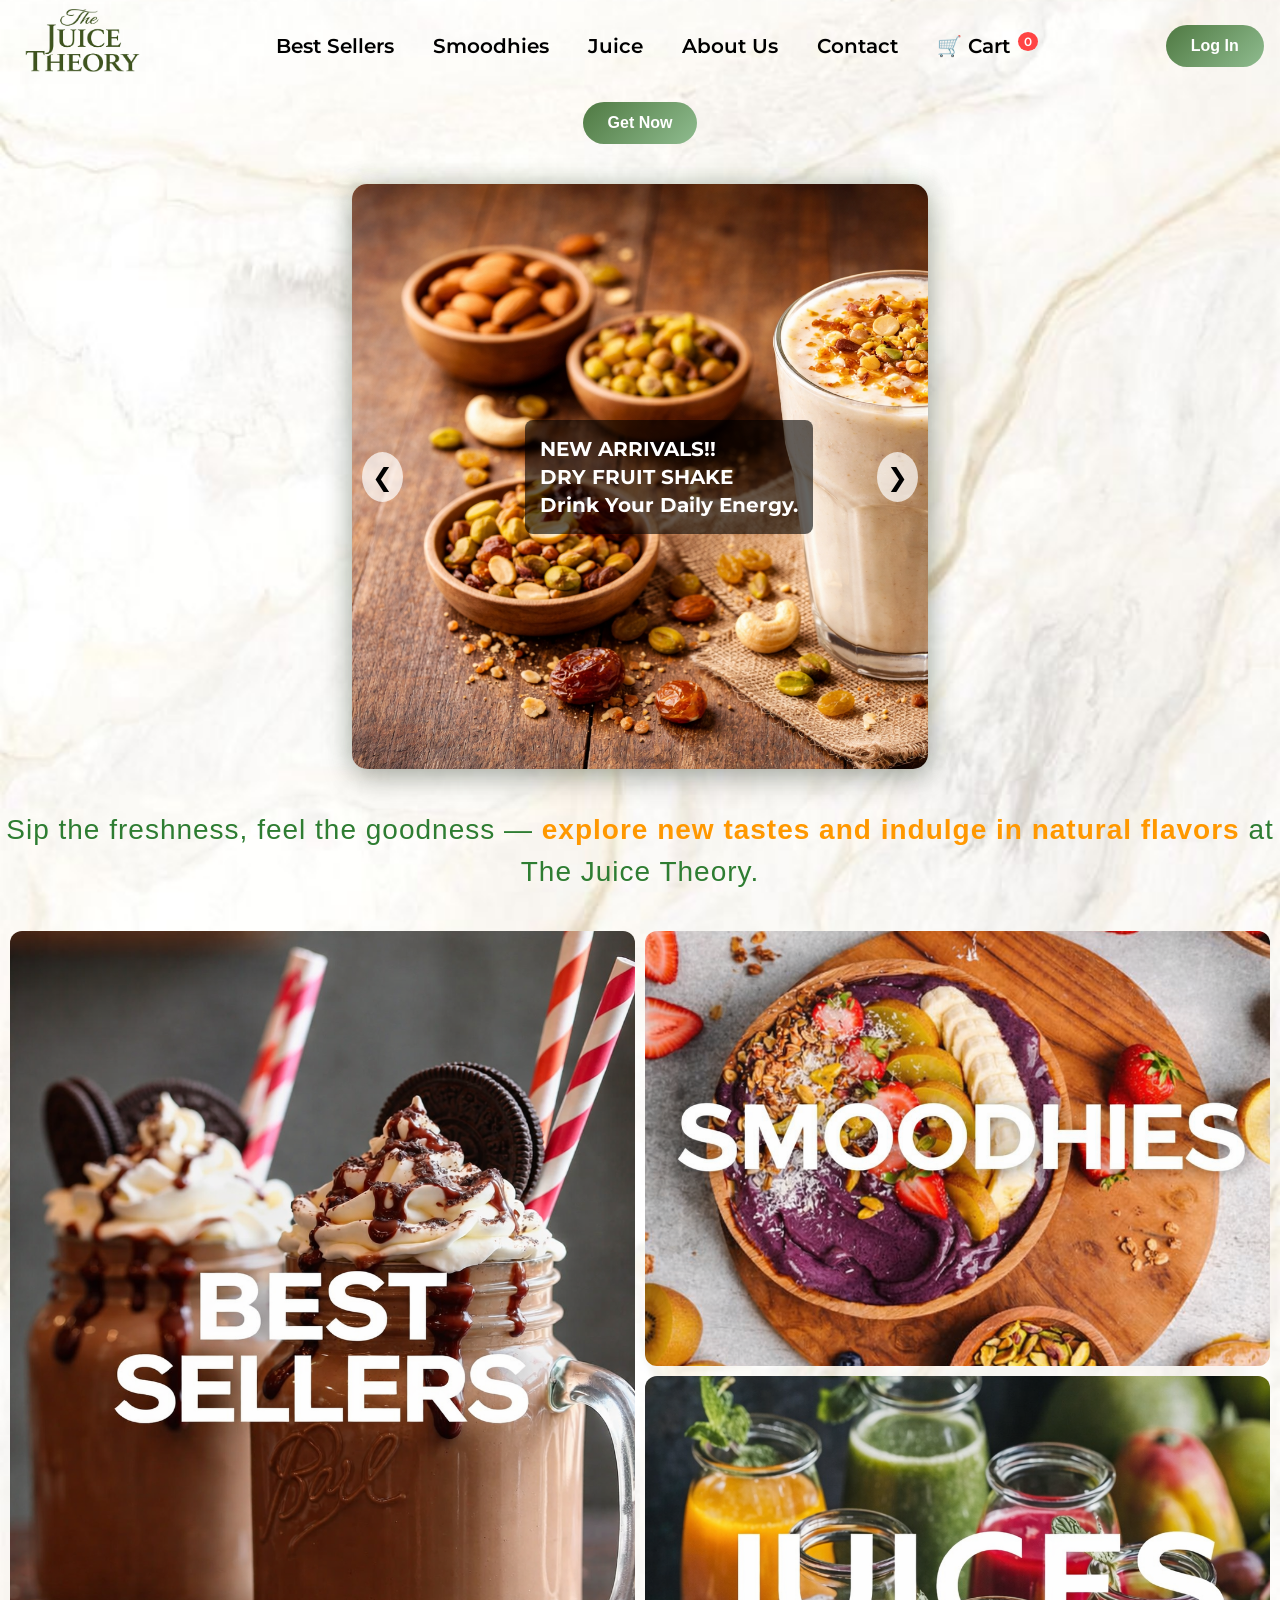
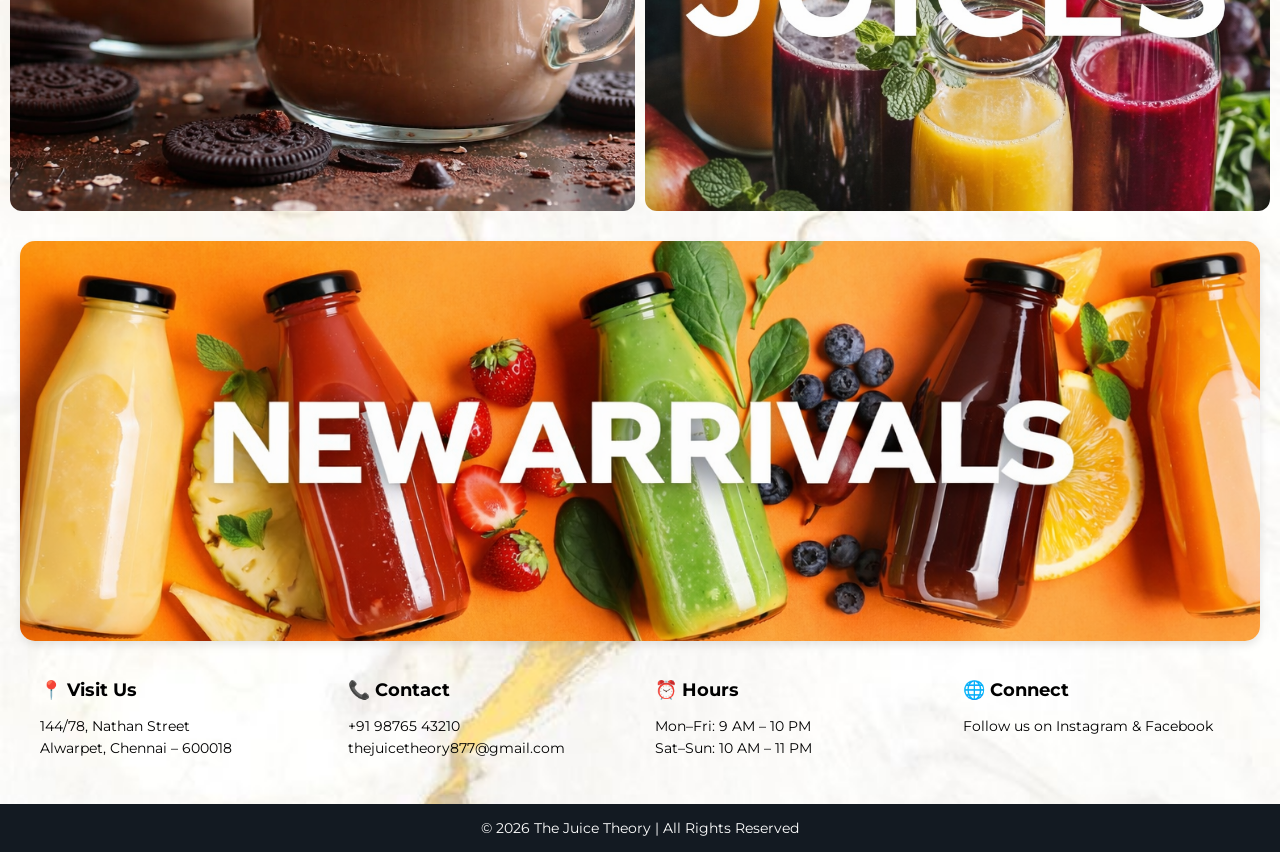
<file: index.html>
<!DOCTYPE html>
<html lang="en">
<head>
  <meta charset="UTF-8">
  <title>The Juice Theory | Home</title>
  <link rel="stylesheet" type="text/css" href="juiceshop.css">
  <meta name="viewport" content="width=device-width, initial-scale=1.0">
  <style>
    /* Quick fix for the welcome message styling */
    #welcomeText {
      color: #507d2a;
      font-weight: bold;
      margin-right: 15px;
    }
    .cart-count {
      background: #ff4444;
      color: white;
      border-radius: 50%;
      padding: 2px 6px;
      font-size: 12px;
      vertical-align: top;
      margin-left: 2px;
    }
  </style>
</head>

<body>

<table>
  <tr>
    <th><img src="logo1.png" style="height:20vh;width:20vw;" alt="Logo"></th>

    <th class="desktop-menu">
      <a href="bestseller.html" target="_blank">Best Sellers</a>
      <a href="Smoodhies.html" target="_blank">Smoodhies</a>
      <a href="juices.html" target="_blank">Juice</a>
      <a href="aboutus.html" target="_blank">About Us</a>
      <a href="contact.html" target="_blank">Contact</a>
      <a href="checkout.html" style="color: #8db600;" target="_blank">🛒 Cart <span id="cart-count-nav" class="cart-count">0</span></a>
    </th>

    <th id="userSection">
      
      <button onclick="window.location.href='login.html'">Log In</button>
    </th>
  </tr>
</table>

<div class="nav-items">
  <a href="bestseller.html" target="_blank">Best Sellers</a>
  <a href="smoodhies.html" target="_blank">Smoodhies</a>
  <a href="juices.html" target="_blank">Juice</a>
  <a href="checkout.html" target="_blank">My Cart</a>
  <a href="aboutus.html" target="_blank">About Us</a>
  <a href="contact.html" target="_blank">Contact</a>
</div>

<div style="text-align:center;margin-top:10px;">
  <button onclick="window.location.href='newarrivals.html'">Get Now</button>
</div>

<div class="slider">
  <input type="radio" name="slider" id="s1" checked>
  <input type="radio" name="slider" id="s2">
  <input type="radio" name="slider" id="s3">
  <input type="radio" name="slider" id="s4">
  <input type="radio" name="slider" id="s5">
  <input type="radio" name="slider" id="s6">

  <div class="slides">
    <div class="slide">
      <img src="dry2.img.png" alt="Dry Fruit Shake">
      <div class="text"><h1>NEW ARRIVALS!!<br>DRY FRUIT SHAKE<br>Drink Your Daily Energy.</h1></div>
    </div>
    <div class="slide">
      <img src="ABC.png" alt="ABC Smoothie">
      <div class="text"><h1>NEW ARRIVALS!!<br>ABC SMOOTHIE<br>Fuel Your Day the Natural Way.</h1></div>
    </div>
    <div class="slide">
      <img src="nungu.png" alt="Nungu Milk">
      <div class="text"><h1>NEW ARRIVALS!!<br>NUNGU MILK<br>Cool Down with Ice Apple Milk.</h1></div>
    </div>
    <div class="slide">
      <img src="grape.png" alt="Pulpy Grape">
      <div class="text"><h1>NEW ARRIVALS!!<br>PULPY GRAPE<br>Real Grapes, Real Pulp</h1></div>
    </div>
    <div class="slide">
      <img src="milk.png" alt="Coconut Milk">
      <div class="text"><h1>NEW ARRIVALS!!<br>COCONUT MILK<br>Fresh & Fast</h1></div>
    </div>
    <div class="slide">
      <img src="coconut.png" alt="Tender Coconut">
      <div class="text"><h1>NEW ARRIVALS!!<br>TENDER COCONUT<br>100% Natural</h1></div>
    </div>
  </div>

  <div class="nav nav1"><label for="s6" class="arrow left">&#10094;</label><label for="s2" class="arrow right">&#10095;</label></div>
  <div class="nav nav2"><label for="s1" class="arrow left">&#10094;</label><label for="s3" class="arrow right">&#10095;</label></div>
  <div class="nav nav3"><label for="s2" class="arrow left">&#10094;</label><label for="s4" class="arrow right">&#10095;</label></div>
  <div class="nav nav4"><label for="s3" class="arrow left">&#10094;</label><label for="s5" class="arrow right">&#10095;</label></div>
  <div class="nav nav5"><label for="s4" class="arrow left">&#10094;</label><label for="s6" class="arrow right">&#10095;</label></div>
  <div class="nav nav6"><label for="s5" class="arrow left">&#10094;</label><label for="s1" class="arrow right">&#10095;</label></div>
</div>

<p class="tagline">
  Sip the freshness, feel the goodness — 
  <span>explore new tastes and indulge in natural flavors</span> 
  at The Juice Theory.
</p>



<!-- 🔥 GRID SECTION -->
<div class="category-grid">
  <div class="card tall">
    <a href="bestseller.html" target="_blank"><img src="bestd.png" alt="Juices"></a>
  </div>

  <div class="card">
    <a href="smoodhies.html" target="_blank"><img src="smoodhied.png" alt="Smoodhies"></a>
  </div>

  <div class="card">
    <a href="juices.html" target="_blank"><img src="juiced.png" alt="Best Sellers"></a>
  </div>
</div>
  

</div>

<!-- 🌟 NEW ARRIVALS -->
<div class="full">
  <a href="newarrivals.html" target="_blank"> <img src="newdisplay.png"></a>
</div>






<footer class="footer">
  <div class="footer-container">
    <div class="footer-box">
      <h3>📍 Visit Us</h3>
      <p>144/78, Nathan Street<br>Alwarpet, Chennai – 600018</p>
    </div>
    <div class="footer-box">
      <h3>📞 Contact</h3>
      <p>+91 98765 43210 <br>thejuicetheory877@gmail.com</p>
    </div>
    <div class="footer-box">
      <h3>⏰ Hours</h3>
      <p>Mon–Fri: 9 AM – 10 PM <br>Sat–Sun: 10 AM – 11 PM</p>
    </div>
    <div class="footer-box">
      <h3>🌐 Connect</h3>
      <p>Follow us on Instagram & Facebook</p>
    </div>
  </div>
  <div class="footer-bottom">© 2026 The Juice Theory | All Rights Reserved</div>
</footer>

<script>
  // --- 1. CONFIGURATION & INITIALIZATION ---
  // Run both functions as soon as the script is reached
  document.addEventListener("DOMContentLoaded", () => {
    renderUserSection();
    updateCartBadge();
  });

  // --- 2. USER AUTHENTICATION LOGIC ---
  function renderUserSection() {
    const userSection = document.getElementById("userSection");
    const storedName = localStorage.getItem("username");

    if (storedName) {
      // If user is logged in: Show "Hi, Name" and a Logout button
      userSection.innerHTML = `
        <span id="welcomeText">Hi, ${storedName}</span>
        <button class="auth-btn" onclick="logout()">Logout</button>
      `;
    } else {
      // If logged out: ONLY show the Log In button (removes the "ghost" box)
      userSection.innerHTML = `
        <button class="auth-btn" onclick="window.location.href='login.html'">Log In</button>
      `;
    }
  }

  function logout() {
    // Clear the user from storage
    localStorage.removeItem("username");
    // Reload the page to reset the UI back to "Logged Out" state
    location.reload();
  }

  // --- 3. CART QUANTITY LOGIC ---
  function updateCartBadge() {
    // 1. Get the cart array from localStorage (matches your 'juiceCart' key)
    const cart = JSON.parse(localStorage.getItem('juiceCart')) || [];
    
    // 2. Add up all the 'quantity' values of the items in the cart
    const totalItems = cart.reduce((sum, item) => sum + (item.quantity || 0), 0);
    
    // 3. Find the badge element in the HTML
    const badge = document.getElementById('cart-count-nav');
    
    // 4. Update the text if the badge exists
    if (badge) {
      badge.innerText = totalItems;
    }
  }

  // --- 4. MULTI-TAB SYNCING (BONUS) ---
  // If you have two tabs open and add an item in one, 
  // this updates the cart count in the other tab automatically.
  window.addEventListener('storage', () => {
    updateCartBadge();
    renderUserSection();
  });
</script>

</body>
</html>
</file>
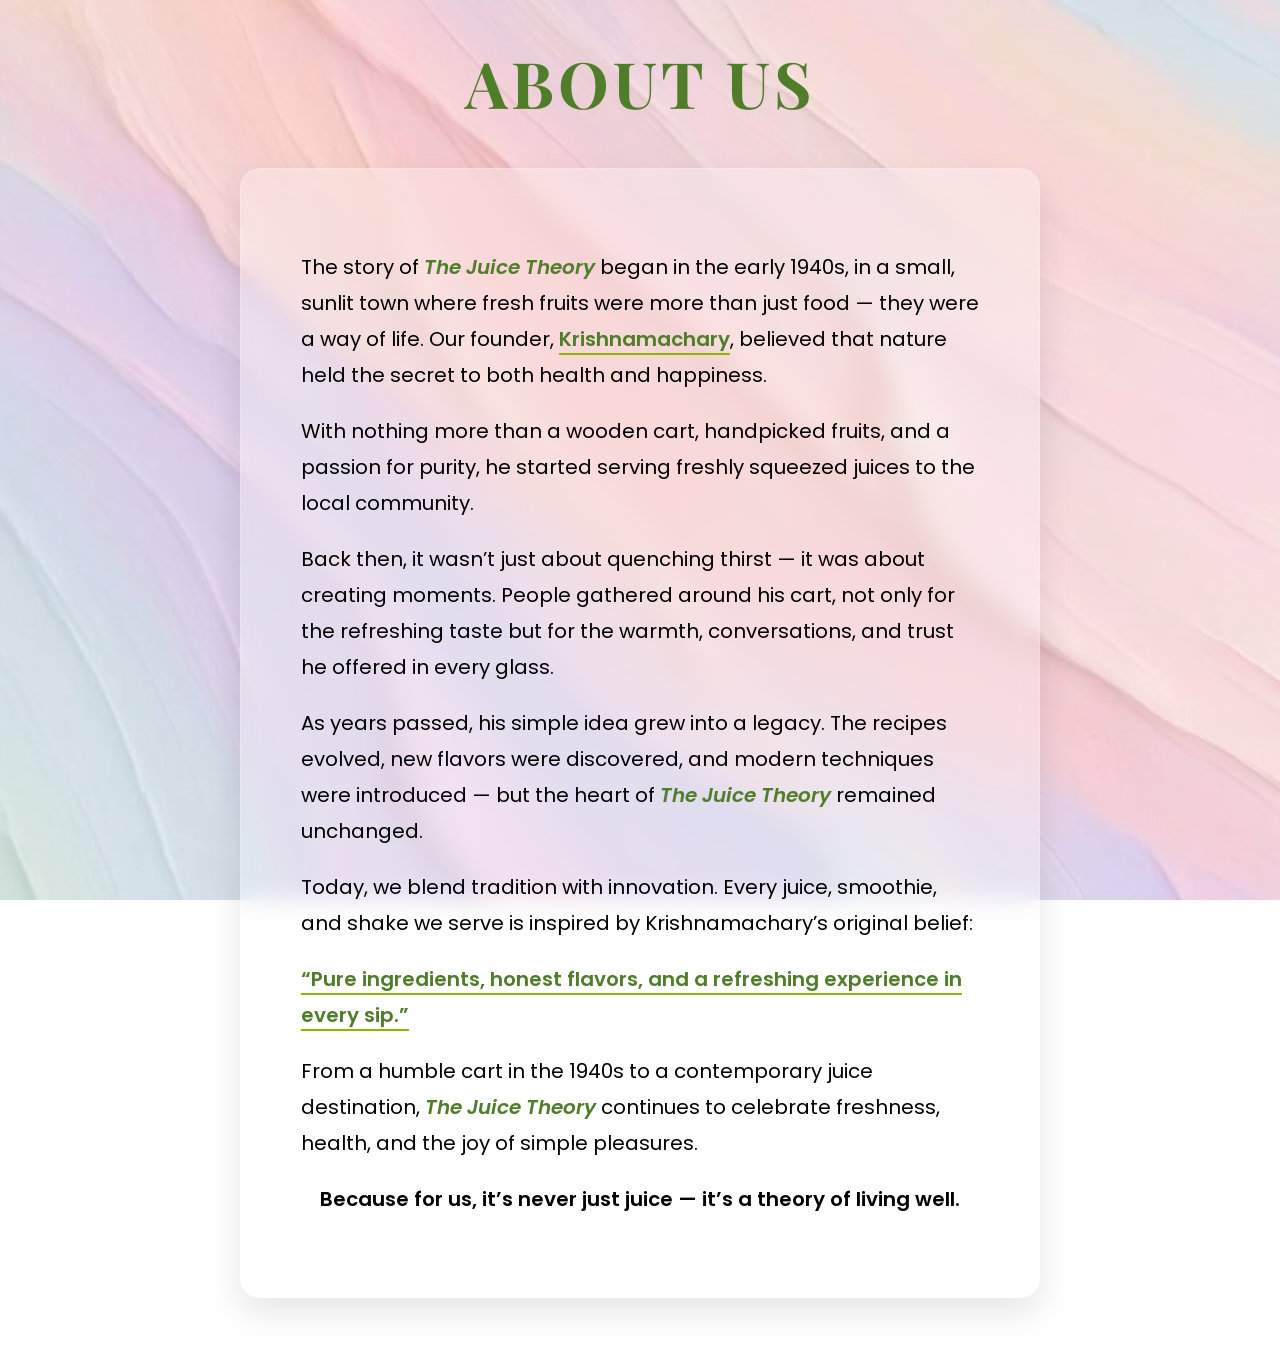
<file: aboutus.html>
<!DOCTYPE html>
<html lang="en">
<head>
  <meta name="viewport" content="width=device-width, initial-scale=1.0">
  <title>The Juice Theory</title>

  <style>
  @import url('https://fonts.googleapis.com/css2?family=Poppins:wght@300;400;600&family=Playfair+Display:ital,wght@0,700;1,700&display=swap');

  body {
    margin: 0;
    padding: 0;
    font-family: 'Poppins', sans-serif;
    background: linear-gradient(rgba(255, 255, 255, 0.3), rgba(255, 255, 255, 0.3)), 
                url("aboutus1.jpg");
    background-size: cover;
    background-position: center;
    background-repeat: no-repeat;
    background-attachment: fixed;
    min-height: 100vh;
  }

  h1 {
    text-align: center;
    /* Use clamp so it shrinks on mobile and grows on desktop */
    font-size: clamp(2.5rem, 10vw, 4rem); 
    margin-top: 40px;
    font-family: 'Playfair Display', serif;
    color: #507d2a;
    text-transform: uppercase;
    letter-spacing: 4px;
  }

  .content {
    /* Set width to 90% for mobile, but max out at 800px for desktop */
    width: 90%;
    max-width: 800px;
    margin: 20px auto 60px auto;
    
    /* Adjust padding for small screens */
    padding: clamp(20px, 5vw, 60px);
    
    line-height: 1.8;
    font-size: clamp(16px, 4vw, 20px);
    
    background: rgba(255, 255, 255, 0.3); 
    backdrop-filter: blur(12px); 
    -webkit-backdrop-filter: blur(12px); 
    
    border-radius: 20px;
    box-shadow: 0 15px 35px rgba(0,0,0,0.1);
    border: 1px solid rgba(255, 255, 255, 0.2);
    box-sizing: border-box; /* Critical for responsiveness */
  }

  p {
    margin-bottom: 20px;
  }

  cite, strong {
    color: #507d2a;
    font-weight: 600;
  }

  strong {
    border-bottom: 2px solid #8db600;
  }

  /* Responsive tweaks for very small phones */
  @media (max-width: 480px) {
    h1 { letter-spacing: 2px; }
    .content { width: 95%; padding: 25px; }
  }
  </style>
</head>

<body>

<h1>About Us</h1>

<div class="content">
  <p>
    The story of <cite>The Juice Theory</cite> began in the early 1940s, in a small, sunlit town where fresh fruits were more than just food — they were a way of life. Our founder, <strong>Krishnamachary</strong>, believed that nature held the secret to both health and happiness.
  </p>

  <p>
    With nothing more than a wooden cart, handpicked fruits, and a passion for purity, he started serving freshly squeezed juices to the local community.
  </p>

  <p>
    Back then, it wasn’t just about quenching thirst — it was about creating moments. People gathered around his cart, not only for the refreshing taste but for the warmth, conversations, and trust he offered in every glass.
  </p>

  <p>
    As years passed, his simple idea grew into a legacy. The recipes evolved, new flavors were discovered, and modern techniques were introduced — but the heart of <cite>The Juice Theory</cite> remained unchanged.
  </p>

  <p>
    Today, we blend tradition with innovation. Every juice, smoothie, and shake we serve is inspired by Krishnamachary’s original belief:
  </p>

  <strong class="quote-text">
    “Pure ingredients, honest flavors, and a refreshing experience in every sip.”
  </strong>

  <p>
    From a humble cart in the 1940s to a contemporary juice destination, <cite>The Juice Theory</cite> continues to celebrate freshness, health, and the joy of simple pleasures.
  </p>

  <p style="text-align: center; font-weight: 600;">
    Because for us, it’s never just juice —  
    it’s a theory of living well.
  </p>
</div>

</body>
</html>
</file>
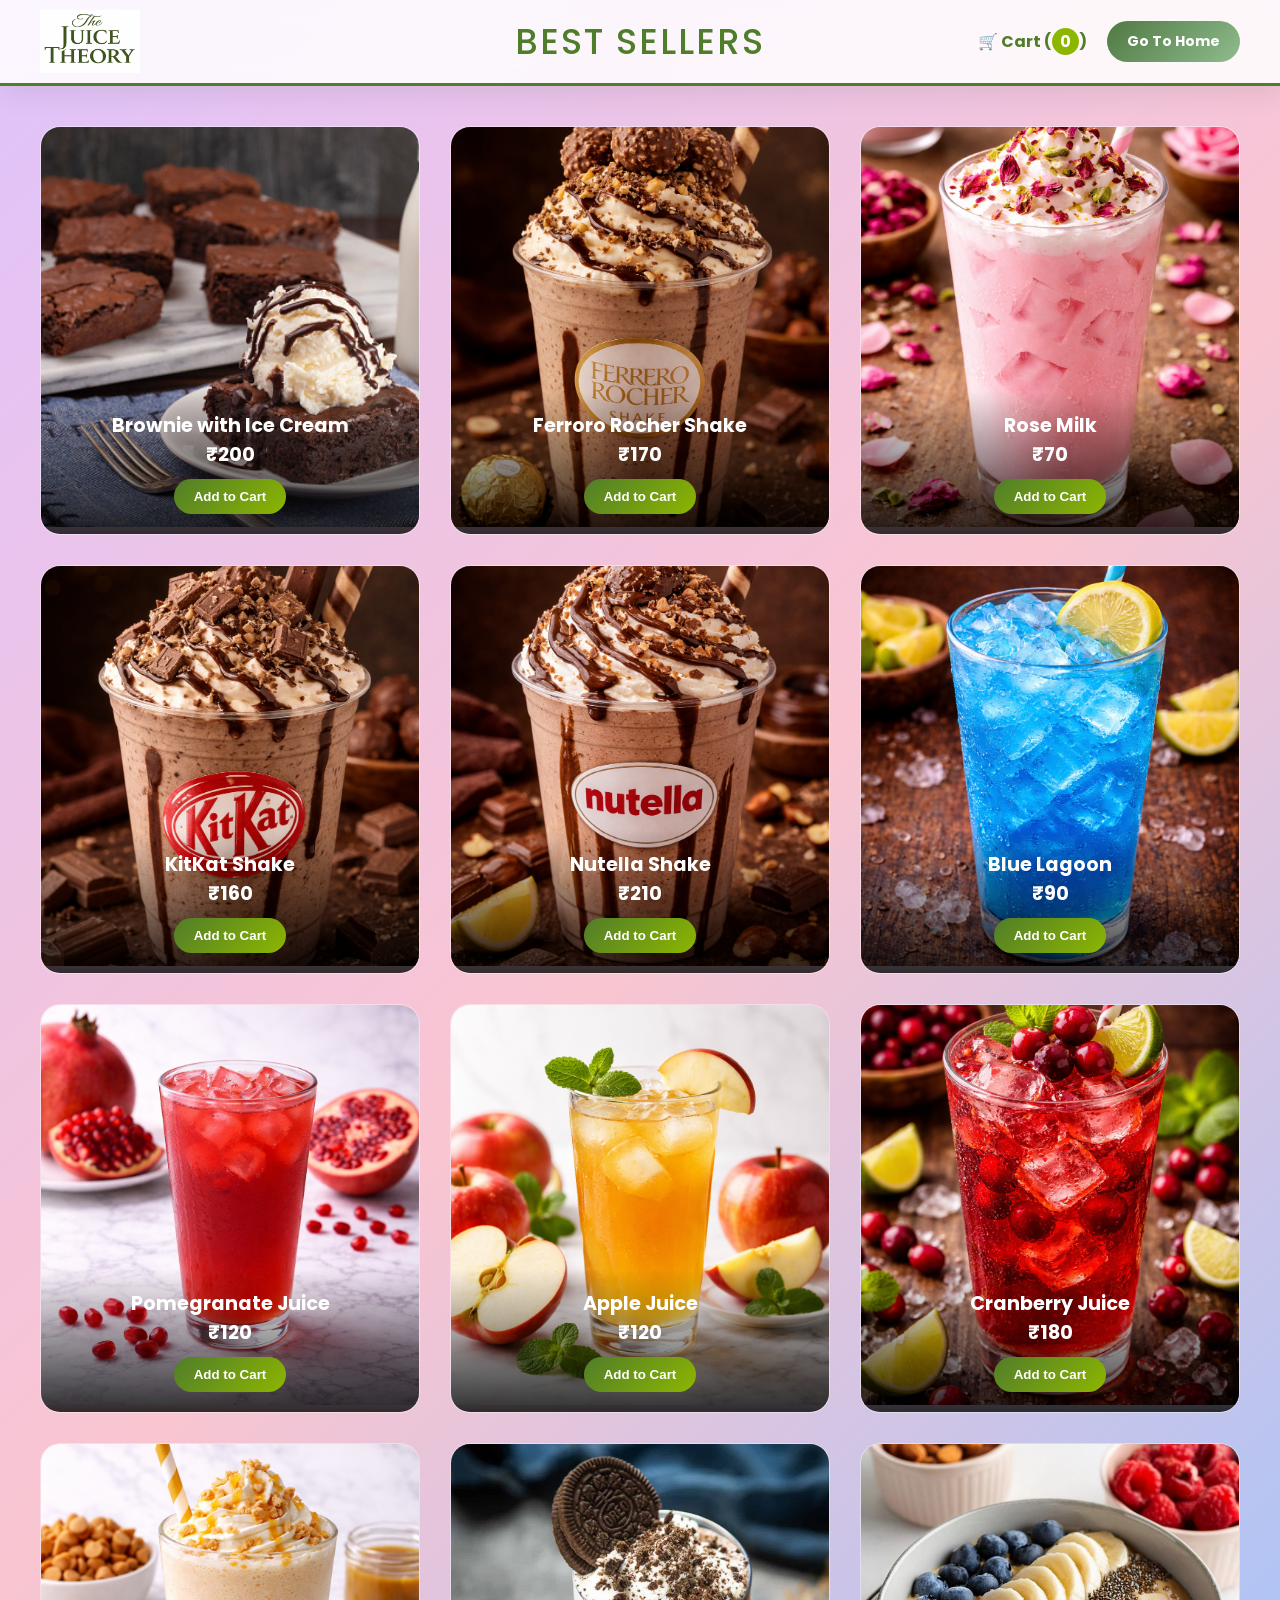
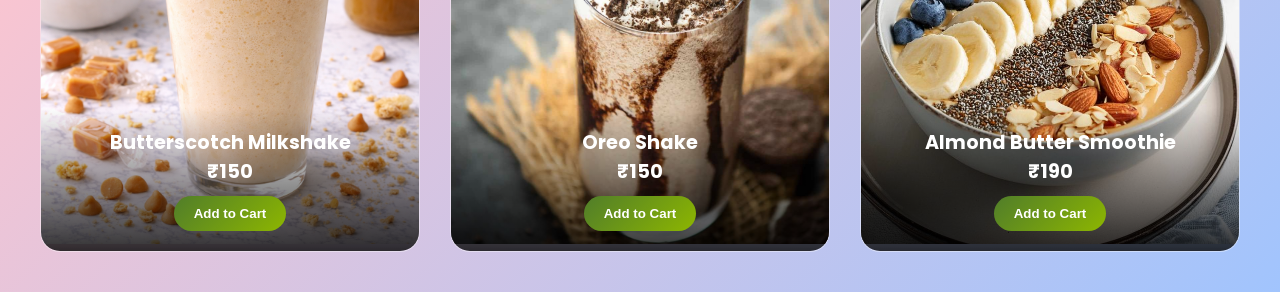
<file: bestseller.html>
<!DOCTYPE html>
<html>
<head>
  <title>Best Sellers - The Juice Theory</title>
  <meta name="viewport" content="width=device-width, initial-scale=1.0">
  <link href="https://fonts.googleapis.com/css2?family=Poppins:wght@300;400;500;600&display=swap" rel="stylesheet">

  <style>
    body {
      margin: 0;
      font-family: 'Poppins', sans-serif;
      /* Using the same gradient background as the Juices page */
      background: linear-gradient(135deg, #e0c3fc, #f9c5d1, #a1c4fd);
      min-height: 100vh;
      color: black;
    }

    /* 🔝 HEADER */
    #top {
      position: sticky;
      top: 0;
      z-index: 1000;
      display: flex;
      align-items: center;
      justify-content: space-between;
      padding: 10px 40px;
      background: rgba(255, 255, 255, 0.85);
      backdrop-filter: blur(14px);
      border-bottom: 3px solid #507d2a;
      box-shadow: 0 8px 25px rgba(0,0,0,0.08);
    }

    .header-left, .header-right {
      flex: 1;
      display: flex;
      align-items: center;
    }

    .header-right {
      justify-content: flex-end;
      gap: 20px;
    }

    .header-center {
      flex: 2;
      text-align: center;
    }

    .header-center h2 {
      margin: 0;
      font-size: 2.2rem;
      color: #507d2a;
      letter-spacing: 2px;
      text-transform: uppercase;
      font-weight: 500;
    }

    /* CART & HOME BUTTONS */
    .cart-link {
      text-decoration: none;
      color: #507d2a;
      font-weight: bold;
    }

    #cart-count {
      background: #8db600;
      color: white;
      padding: 2px 8px;
      border-radius: 50%;
    }

    .home-btn {
      display: inline-block;
      text-decoration: none;
      padding: 10px 20px;
      background: linear-gradient(135deg, #4f7942, #8fbc8f);
      border-radius: 25px;
      color: white;
      font-size: 14px;
      font-weight: bold;
      transition: all 0.3s ease;
    }

    .home-btn:hover {
      transform: scale(1.05);
      box-shadow: 0 5px 15px rgba(0,0,0,0.2);
    }

    /* GRID SYSTEM */
    .container {
      display: grid;
      grid-template-columns: repeat(auto-fit, minmax(280px, 1fr));
      gap: 30px;
      padding: 40px;
    }

    /* ✨ MODERN CARD STYLE (Matches Juices) */
    .card {
      position: relative;
      border-radius: 20px;
      overflow: hidden;
      background: rgba(255,255,255,0.15);
      backdrop-filter: blur(10px);
      border: 1px solid rgba(255,255,255,0.3);
      transition: all 0.4s ease;
    }

    .card:hover {
      transform: translateY(-12px) scale(1.02);
      box-shadow: 0 20px 40px rgba(0,0,0,0.2);
    }

    .card img {
      width: 100%;
      height: 400px;
      object-fit: cover;
      transition: 0.5s ease;
    }

    .card:hover img {
      transform: scale(1.1);
    }

    /* 🌫️ OVERLAY (Matches Juices) */
    .overlay {
      position: absolute;
      bottom: 0;
      width: 100%;
      padding: 20px;
      text-align: center;
      background: linear-gradient(to top, rgba(0,0,0,0.8), transparent);
      box-sizing: border-box;
    }

    .overlay h3 {
      margin: 0 0 10px 0;
      color: white;
      font-size: 1.2rem;
    }

    .add-btn {
      background: linear-gradient(135deg, #507d2a, #8db600);
      color: white;
      border: none;
      padding: 10px 20px;
      border-radius: 20px;
      cursor: pointer;
      font-weight: bold;
      transition: 0.3s;
    }

    .add-btn:hover {
      transform: scale(1.1);
      box-shadow: 0 5px 20px rgba(141,182,0,0.6);
    }
  </style>
</head>

<body>

<div id="top">
  <div class="header-left">
    <img src="logo1.png" alt="Logo" style="width: 100px;">
  </div>

  <div class="header-center">
    <h2>Best Sellers</h2>
  </div>

  <div class="header-right">
    <a href="checkout.html" class="cart-link">🛒 Cart (<span id="cart-count">0</span>)</a>
    <a href="index.html" class="home-btn">Go To Home</a>
  </div>
</div>

<div class="container">

  <div class="card">
    <img src="brownie.jpg">
    <div class="overlay">
      <h3>Brownie with Ice Cream<br>₹200</h3>
      <button class="add-btn" onclick="addToCart('Brownie with Ice Cream', 200)">Add to Cart</button>
    </div>
  </div>
<div class="card">
    <img src="ferr.png">
    <div class="overlay">
      <h3>Ferroro Rocher Shake<br>₹170</h3>
      <button class="add-btn" onclick="addToCart('Ferroro Rocher Shake', 170)">Add to Cart</button>
    </div>
  </div>

  <div class="card">
    <img src="rosemilk.png">
    <div class="overlay">
      <h3>Rose Milk<br>₹70</h3>
      <button class="add-btn" onclick="addToCart('Rose Milk', 70)">Add to Cart</button>
    </div>
  </div>

  <div class="card">
    <img src="kitkat.png">
    <div class="overlay">
      <h3>KitKat Shake<br>₹160</h3>
      <button class="add-btn" onclick="addToCart('KitKat Shake', 160)">Add to Cart</button>
    </div>
  </div>

  <div class="card">
    <img src="nutella.png">
    <div class="overlay">
      <h3>Nutella Shake<br>₹210</h3>
      <button class="add-btn" onclick="addToCart('Nutella Shake', 210)">Add to Cart</button>
    </div>
  </div>

  <div class="card">
    <img src="blue.png">
    <div class="overlay">
      <h3>Blue Lagoon<br>₹90</h3>
      <button class="add-btn" onclick="addToCart('Blue Lagoon', 90)">Add to Cart</button>
    </div>
  </div>

  <div class="card">
    <img src="pomo.png">
    <div class="overlay">
      <h3>Pomegranate Juice<br>₹120</h3>
      <button class="add-btn" onclick="addToCart('Pomegranate Juice', 120)">Add to Cart</button>
    </div>
  </div>

  <div class="card">
    <img src="apple.png">
    <div class="overlay">
      <h3>Apple Juice<br>₹120</h3>
      <button class="add-btn" onclick="addToCart('Apple Juice', 120)">Add to Cart</button>
    </div>
  </div>

  <div class="card">
    <img src="cranberry.png">
    <div class="overlay">
      <h3>Cranberry Juice<br>₹180</h3>
      <button class="add-btn" onclick="addToCart('Cranberry Juice', 180)">Add to Cart</button>
    </div>
  </div>

  <div class="card">
    <img src="butterscotch.png">
    <div class="overlay">
      <h3>Butterscotch Milkshake<br>₹150</h3>
      <button class="add-btn" onclick="addToCart('Butterscotch Milkshake', 150)">Add to Cart</button>
    </div>
  </div>

  <div class="card">
    <img src="oreo.jpg">
    <div class="overlay">
      <h3>Oreo Shake<br>₹150</h3>
      <button class="add-btn" onclick="addToCart('Oreo Shake', 150)">Add to Cart</button>
    </div>
  </div>

  <div class="card">
    <img src="butter.jpg">
    <div class="overlay">
      <h3>Almond Butter Smoothie<br>₹190</h3>
      <button class="add-btn" onclick="addToCart('Almond Butter Smoothie', 190)">Add to Cart</button>
    </div>
  </div>

  

</div>

<script>
    // Shared Cart Logic
    function addToCart(name, price) {
        let cart = JSON.parse(localStorage.getItem('juiceCart')) || [];
        const existingItem = cart.find(item => item.name === name);

        if (existingItem) {
            existingItem.quantity += 1;
        } else {
            cart.push({ name: name, price: price, quantity: 1 });
        }

        localStorage.setItem('juiceCart', JSON.stringify(cart));
        updateCartCount();
        alert(name + " added to your cart!");
    }

    function updateCartCount() {
        let cart = JSON.parse(localStorage.getItem('juiceCart')) || [];
        const totalItems = cart.reduce((sum, item) => sum + item.quantity, 0);
        const cartBadge = document.getElementById('cart-count');
        if (cartBadge) {
          cartBadge.innerText = totalItems;
        }
    }

    // Run on page load
    updateCartCount();
</script>

</body>
</html>
</file>
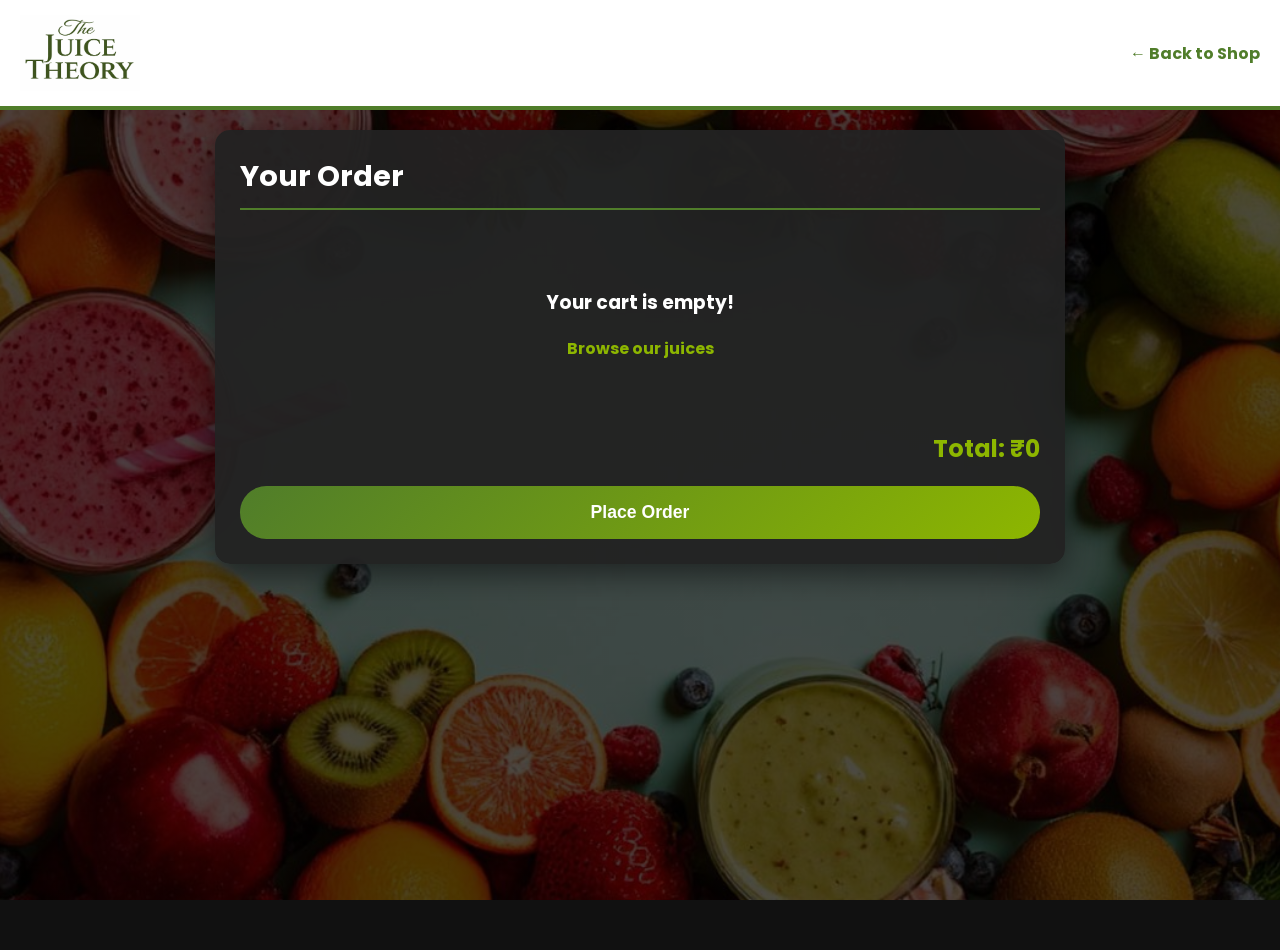
<file: checkout.html>
<!DOCTYPE html>
<html lang="en">
<head>
  <meta charset="UTF-8">
  <title>Your Cart | The Juice Theory</title>
  <meta name="viewport" content="width=device-width, initial-scale=1.0">
  <link href="https://fonts.googleapis.com/css2?family=Poppins:wght@300;400;600&display=swap" rel="stylesheet">
  <style>
    body {
      margin: 0;
      font-family: 'Poppins', sans-serif;
      background: #111;
      color: white;
      padding-bottom: 50px;
      background-image: linear-gradient(rgba(0,0,0,0.7), rgba(0,0,0,0.7)), url("checkout.jpg");
      background-size: cover;
      background-repeat: no-repeat;
      background-attachment: fixed;
      background-position: center;
      min-height: 100vh;
    }

    #top {
      padding: 15px 20px;
      background: white;
      display: flex;
      justify-content: space-between;
      align-items: center;
      border-bottom: 4px solid #507d2a;
      position: sticky;
      top: 0;
      z-index: 100;
    }

    #top img { width: 120px; }

    .checkout-container {
      max-width: 800px;
      margin: 20px auto;
      background: rgba(34, 34, 34, 0.95);
      padding: 25px;
      border-radius: 15px;
      width: 90%;
      box-shadow: 0 10px 30px rgba(0,0,0,0.5);
    }

    h1 { border-bottom: 2px solid #507d2a; padding-bottom: 10px; font-size: 1.8rem; margin-top: 0; color: white; }

    .cart-item {
      display: flex;
      justify-content: space-between;
      align-items: center;
      padding: 15px 0;
      border-bottom: 1px solid #444;
      gap: 10px;
    }

    .item-info h3 { margin: 0; font-size: 1.1rem; }
    .item-info p { margin: 5px 0 0; color: #8db600; font-weight: bold; }

    .quantity-controls {
      display: flex;
      align-items: center;
      gap: 15px;
    }

    .btn-qty {
      background: #444;
      color: white;
      border: none;
      width: 30px;
      height: 30px;
      border-radius: 50%;
      cursor: pointer;
      font-weight: bold;
      transition: 0.2s;
    }

    .btn-qty:hover { background: #507d2a; }

    .total-section {
      margin-top: 30px;
      text-align: right;
      font-size: 1.5rem;
      color: #8db600;
    }

    .btn-order {
      background: linear-gradient(135deg, #507d2a, #8db600);
      color: white;
      border: none;
      padding: 16px;
      border-radius: 30px;
      font-size: 1.1rem;
      cursor: pointer;
      font-weight: bold;
      width: 100%;
      margin-top: 20px;
      transition: 0.3s;
    }

    .btn-order:hover { opacity: 0.9; transform: translateY(-2px); }

    /* Modal Overlay */
    #payment-modal {
      display: none;
      position: fixed;
      top: 0;
      left: 0;
      width: 100%;
      height: 100%;
      background: rgba(0,0,0,0.9);
      z-index: 1000;
      justify-content: center;
      align-items: center;
    }

    .modal-box {
      background: #222;
      padding: 30px;
      border-radius: 15px;
      width: 90%;
      max-width: 400px;
      border: 1px solid #507d2a;
    }

    .pay-option {
      display: flex;
      align-items: center;
      gap: 12px;
      padding: 12px;
      background: #333;
      border-radius: 8px;
      margin-bottom: 10px;
      cursor: pointer;
      transition: 0.2s;
    }

    .pay-option:hover { background: #444; }

    @media (max-width: 500px) {
      .cart-item { flex-direction: column; align-items: flex-start; }
      .quantity-controls { width: 100%; justify-content: space-between; }
    }
  </style>
</head>
<body>

<div id="top">
  <img src="logo1.png" alt="Logo">
  <a href="index.html" style="color: #507d2a; text-decoration: none; font-weight: bold;">← Back to Shop</a>
</div>

<div class="checkout-container">
  <h1>Your Order</h1>
  
  <div id="cart-list"></div>

  <div id="empty-msg" style="text-align:center; display:none; padding: 40px 0;">
    <h3>Your cart is empty!</h3>
    <a href="index.html" style="color: #8db600; text-decoration:none; font-weight:bold;">Browse our juices</a>
  </div>

  <div class="total-section">
    <strong>Total: ₹<span id="grand-total">0</span></strong>
  </div>

  <button class="btn-order" onclick="placeOrder()">Place Order</button>
</div>

<div id="payment-modal">
  <div class="modal-box">
    <h2 style="color:#8db600; margin-top:0; border-bottom: 1px solid #444; padding-bottom: 10px;">Payment Method</h2>
    
    <div style="margin: 20px 0;">
      <label class="pay-option">
        <input type="radio" name="pay-method" value="Cash on Delivery" checked> Cash on Delivery
      </label>
      <label class="pay-option">
        <input type="radio" name="pay-method" value="Credit Card"> Credit Card
      </label>
      <label class="pay-option">
        <input type="radio" name="pay-method" value="Debit Card"> Debit Card
      </label>
      <label class="pay-option">
        <input type="radio" name="pay-method" value="UPI"> UPI / Online Payment
      </label>
    </div>

    <div style="display:flex; gap:10px; margin-top:20px;">
      <button onclick="closePayment()" style="flex:1; padding:12px; background:#444; color:white; border:none; border-radius:25px; cursor:pointer;">Cancel</button>
      <button onclick="confirmFinalOrder()" style="flex:1; padding:12px; background:#507d2a; color:white; border:none; border-radius:25px; font-weight:bold; cursor:pointer;">Confirm</button>
    </div>
  </div>
</div>

<script>
  // --- 1. DISPLAY CART ---
  function renderCart() {
    let cart = JSON.parse(localStorage.getItem('juiceCart')) || [];
    const listDiv = document.getElementById('cart-list');
    const emptyMsg = document.getElementById('empty-msg');
    const totalSpan = document.getElementById('grand-total');
    
    listDiv.innerHTML = '';
    let grandTotal = 0;

    if (cart.length === 0) {
      emptyMsg.style.display = 'block';
      totalSpan.innerText = '0';
      return;
    }

    emptyMsg.style.display = 'none';

    cart.forEach((item, index) => {
      const itemTotal = item.price * item.quantity;
      grandTotal += itemTotal;

      listDiv.innerHTML += `
        <div class="cart-item">
          <div class="item-info">
            <h3>${item.name}</h3>
            <p>₹${item.price}</p>
          </div>
          <div class="quantity-controls">
            <div>
                <button class="btn-qty" onclick="changeQty(${index}, -1)">-</button>
                <span style="margin: 0 10px; font-weight:600;">${item.quantity}</span>
                <button class="btn-qty" onclick="changeQty(${index}, 1)">+</button>
            </div>
            <strong>₹${itemTotal}</strong>
          </div>
        </div>
      `;
    });
    totalSpan.innerText = grandTotal;
  }

  // --- 2. UPDATE QUANTITY ---
  function changeQty(index, delta) {
    let cart = JSON.parse(localStorage.getItem('juiceCart')) || [];
    cart[index].quantity += delta;
    
    // Remove item if quantity drops to 0
    if (cart[index].quantity <= 0) {
      cart.splice(index, 1);
    }
    
    localStorage.setItem('juiceCart', JSON.stringify(cart));
    renderCart();
  }

  // --- 3. PLACE ORDER (WITH LOGIN GUARD) ---
  function placeOrder() {
    let cart = JSON.parse(localStorage.getItem('juiceCart')) || [];
    
    // Check if cart is empty
    if (cart.length === 0) {
      alert("Your cart is empty! Add some juice first.");
      return;
    }

    // Check Login Status
    let loginStatus = localStorage.getItem('isLoggedIn');
    
    if (loginStatus !== 'true') {
      alert("You must be logged in to place an order.");
      window.location.href = "login.html"; 
      return;
    }

    // Show Payment Modal if logged in
    document.getElementById('payment-modal').style.display = 'flex';
  }

  function closePayment() {
    document.getElementById('payment-modal').style.display = 'none';
  }

  function confirmFinalOrder() {
    const methods = document.getElementsByName('pay-method');
    let selected = "";
    for (const m of methods) { 
      if (m.checked) selected = m.value; 
    }

    alert(`Order Placed Successfully via ${selected}! Thank you for choosing The Juice Theory.`);
    
    localStorage.removeItem('juiceCart'); // Clear the cart after purchase
    window.location.href = "index.html"; // Redirect to main page
  }

  // Ensure cart renders immediately on page load
  window.onload = renderCart;
</script>

</body>
</html>
</file>
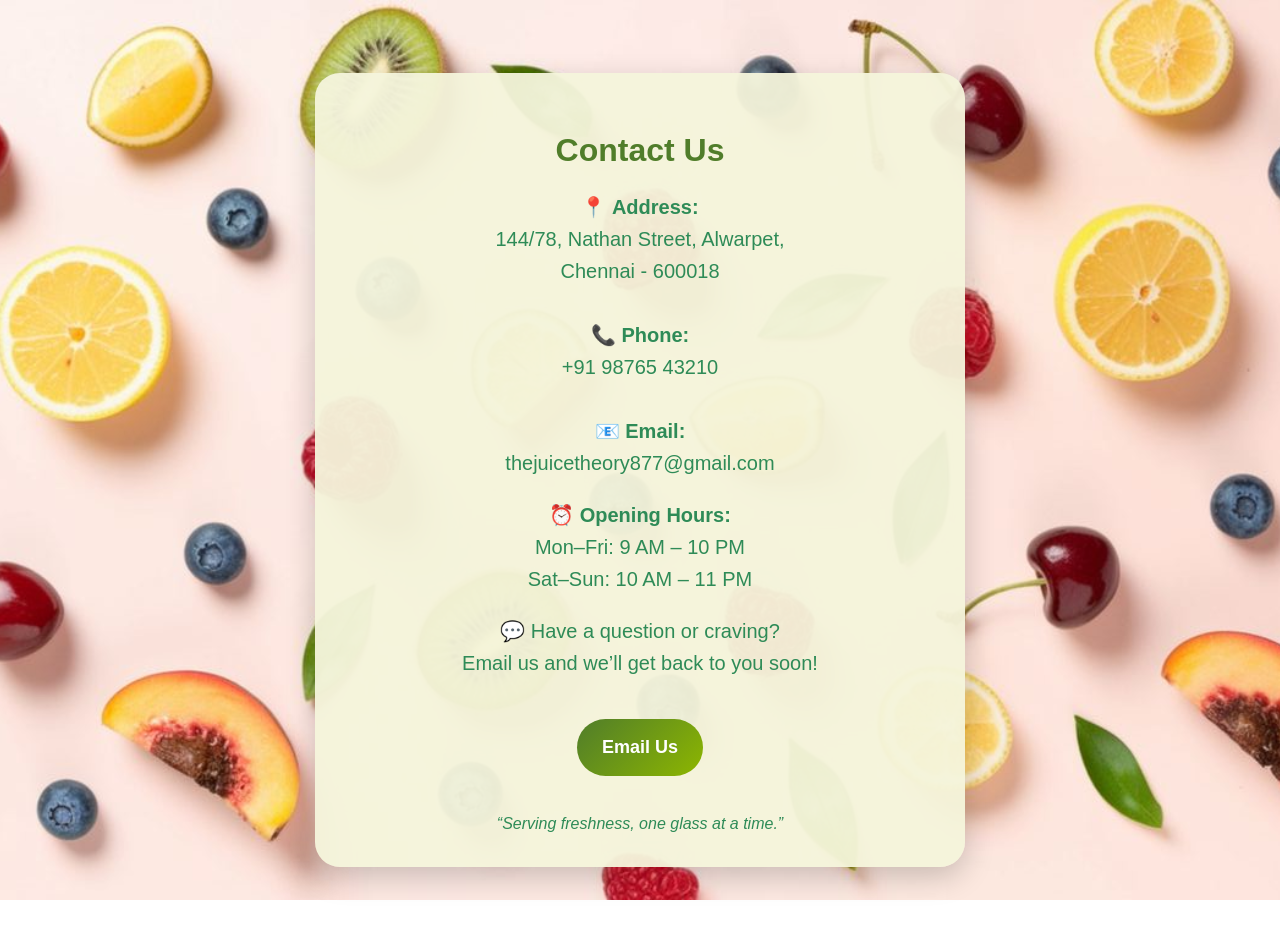
<file: contact.html>
<!DOCTYPE html>
<html lang="en">
<head>
  <meta charset="UTF-8">
  <title>Contact Us - The Juice Theory</title>
  <meta name="viewport" content="width=device-width, initial-scale=1.0">

  <style>
    body {
      margin: 0;
      min-height: 100vh; /* Changed from height to min-height */
      background-image: url("contact.jpg");
      background-size: cover;
      background-position: center;
      background-repeat: no-repeat;
      background-attachment: fixed; /* Keeps bg steady while scrolling */
      font-family: Arial, sans-serif;
      color: #2e8b57;

      display: flex;
      justify-content: center;
      align-items: center;
      padding: 20px; /* Space for mobile edges */
    }

    .content {
      width: 100%; /* Full width on mobile */
      max-width: 600px; /* Limits size on desktop */
      padding: 30px 25px;
      text-align: center;
      font-size: 20px; /* Slightly adjusted base size */
      line-height: 1.6;
      background-color: rgba(245, 245, 220, 0.95);
      border-radius: 25px;
      box-shadow: 0 10px 30px rgba(0,0,0,0.2);
    }

    h1 {
      font-size: 32px;
      margin-bottom: 15px;
      color: #507d2a;
    }

    .contact-info {
      margin-bottom: 20px;
      word-wrap: break-word; /* Prevents long emails from breaking layout */
    }

    .btn {
      display: inline-block;
      width: fit-content;
      margin: 20px auto;
      background: linear-gradient(135deg, #507d2a, #8db600);
      color: white;
      text-decoration: none;
      padding: 14px 25px;
      border-radius: 30px;
      font-size: 18px;
      font-weight: bold;
      transition: 0.3s;
    }

    .btn:hover {
      transform: scale(1.05);
      box-shadow: 0 8px 20px rgba(80, 125, 42, 0.4);
    }

    .quote {
      font-style: italic;
      display: block;
      margin-top: 15px;
      font-size: 16px;
    }

    /* 📱 RESPONSIVE ADJUSTMENTS */
    @media (max-width: 600px) {
      .content {
        padding: 20px 15px;
        font-size: 18px;
      }
      h1 {
        font-size: 26px;
      }
      .btn {
        font-size: 16px;
        padding: 12px 20px;
      }
    }

    @media (max-height: 500px) {
        body {
            align-items: flex-start; /* Better for landscape mobile */
        }
    }
  </style>
</head>

<body>

  <div class="content">
    <h1>Contact Us</h1>

    <div class="contact-info">
      📍 <strong>Address:</strong><br>
      144/78, Nathan Street, Alwarpet,<br>
      Chennai - 600018 <br><br>
      
      📞 <strong>Phone:</strong><br>
      +91 98765 43210 <br><br>
      
      📧 <strong>Email:</strong><br>
      thejuicetheory877@gmail.com
    </div>

    <div class="hours">
      ⏰ <strong>Opening Hours:</strong><br>
      Mon–Fri: 9 AM – 10 PM <br>
      Sat–Sun: 10 AM – 11 PM
    </div>

    <p>💬 Have a question or craving?<br>
    Email us and we’ll get back to you soon!</p>

    <a href="mailto:thejuicetheory877@gmail.com" class="btn">Email Us</a>

    <span class="quote">“Serving freshness, one glass at a time.”</span>
  </div>

</body>
</html>
</file>
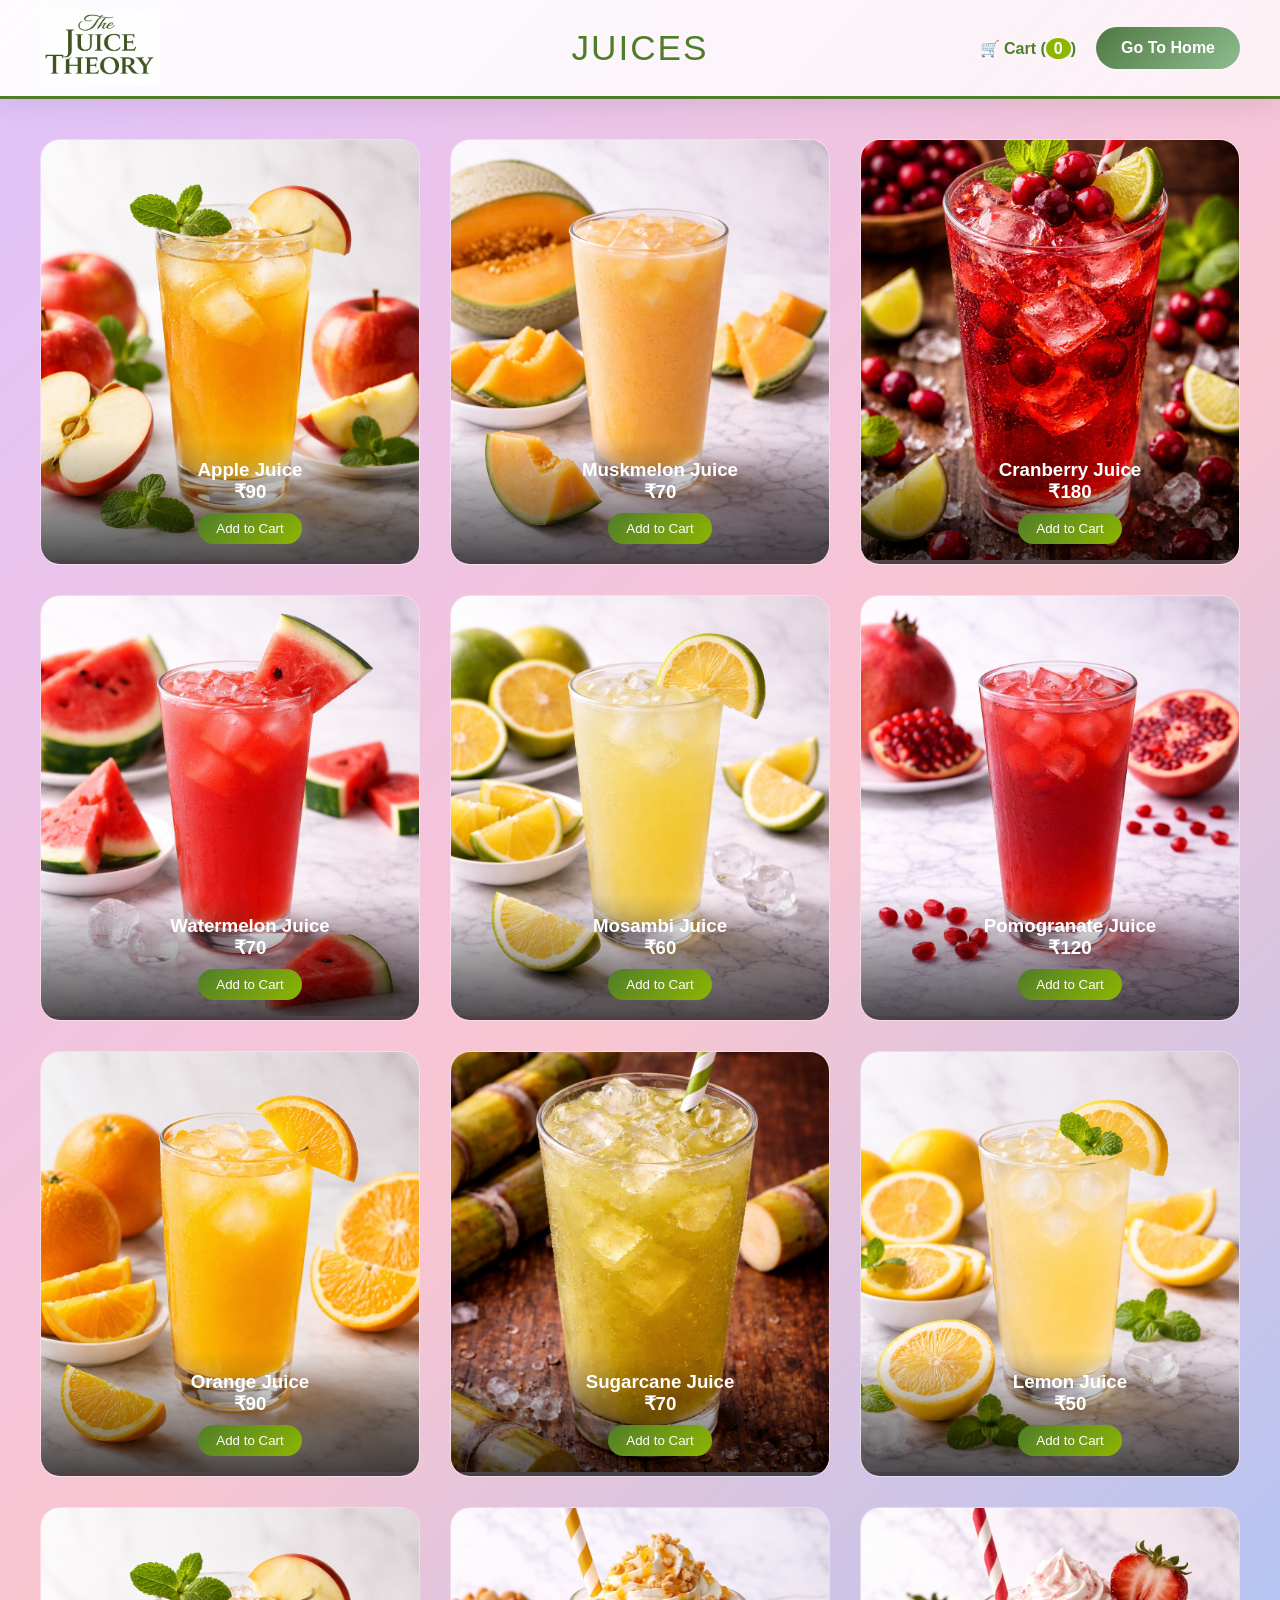
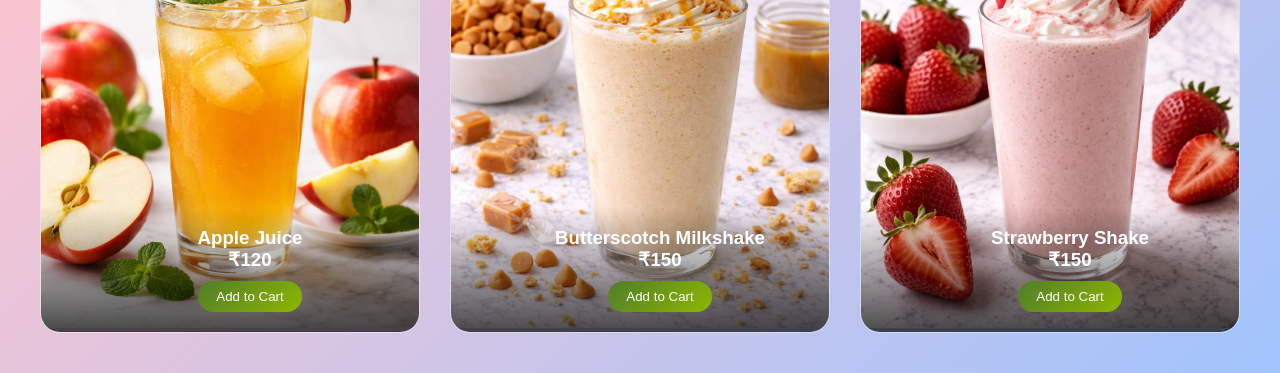
<file: juices.html>
<!DOCTYPE html>
<html>
<head>
  <title>Juice - The Juice Theory</title>
  <meta name="viewport" content="width=device-width, initial-scale=1.0">

  <style>
   body {
  margin: 0;
  font-family: 'Poppins', sans-serif;
  background: linear-gradient(135deg, #e0c3fc, #f9c5d1, #a1c4fd);
  min-height: 100vh;
  color: black;
}

/* 🔝 HEADER (same as Juices page) */
#top {
  position: sticky;
  top: 0;
  z-index: 1000;

  display: flex;
  align-items: center;
  justify-content: space-between;
  padding: 10px 40px;

  background: linear-gradient(
    135deg,
    rgba(255,255,255,0.95),
    rgba(255,255,255,0.75)
  );
  backdrop-filter: blur(14px);

  border-bottom: 3px solid #507d2a;

  box-shadow: 0 8px 25px rgba(0,0,0,0.08);
}

.header-left, .header-right {
  flex: 1;
  display: flex;
  align-items: center;
}

.header-right {
  justify-content: flex-end;
  gap: 20px;
}

.header-center {
  flex: 2;
  text-align: center;
}

.header-center h2 {
      margin: 0;
      font-size: 2.2rem;
      color: #507d2a;
      letter-spacing: 2px;
      text-transform: uppercase;
      font-weight: 500;
    }


/* CART */
.cart-link {
  text-decoration: none;
  color: #507d2a;
  font-weight: bold;
}

#cart-count {
  background: #8db600;
  color: white;
  padding: 2px 8px;
  border-radius: 50%;
}

/* GRID */
.container {
  display: grid;
  grid-template-columns: repeat(auto-fit, minmax(280px, 1fr));
  gap: 30px;
  padding: 40px;
}

/* ✨ MODERN CARD */
.card {
  position: relative;
  border-radius: 20px;
  overflow: hidden;

  background: rgba(255,255,255,0.15);
  backdrop-filter: blur(10px);
  border: 1px solid rgba(255,255,255,0.3);

  transition: all 0.4s ease;
}

.card:hover {
  transform: translateY(-12px) scale(1.02);
  box-shadow: 0 20px 40px rgba(0,0,0,0.2);
}

.card img {
  width: 100%;
  height: 420px;
  object-fit: cover;
  transition: 0.5s ease;
}

.card:hover img {
  transform: scale(1.1);
}

/* 🌫️ SMOOTH OVERLAY */
.overlay {
  position: absolute;
  bottom: 0;
  width: 100%;
  padding: 20px;
  text-align: center;

  background: linear-gradient(to top, rgba(0,0,0,0.7), transparent);
}

.overlay h3 {
  margin: 0 0 10px 0;
  color: white;
}

/* BUTTON */
.add-btn {
  background: linear-gradient(135deg, #507d2a, #8db600);
  color: white;
  border: none;
  padding: 8px 18px;
  border-radius: 20px;
  cursor: pointer;
  transition: 0.3s;
}

    /* Changed # to . to match your HTML class */
.home-btn {
  display: inline-block;
  text-decoration: none; /* Removes the underline from the link */
  padding: 12px 25px;
  background: linear-gradient(135deg, #4f7942, #8fbc8f);
  border: none;
  border-radius: 25px;
  color: white;
  font-size: 16px;
  font-weight: bold;
  cursor: pointer;
  transition: all 0.3s ease;
}

.home-btn:hover {
  transform: scale(1.08);
  background: linear-gradient(135deg, #3d5f33, #6fa46f);
  box-shadow: 0 8px 20px rgba(0,0,0,0.2);
}


.add-btn:hover {
  transform: scale(1.1);
  box-shadow: 0 5px 20px rgba(141,182,0,0.6);
}
  </style>
</head>

<body>

<div id="top">
  <div class="header-left">
    <img src="logo1.png" style="width: 120px;">
  </div>

  <div class="header-center">
    <h2>Juices</h2>
  </div>

  <div class="header-right">
    <a href="checkout.html" class="cart-link">🛒 Cart (<span id="cart-count">0</span>)</a>
    <a href="index.html" class="home-btn">Go To Home</a>
  </div>
</div>

<div class="container">

  <!-- SAME CARDS (no change needed) -->

  <div class="card">
    <img src="apple.png">
    <div class="overlay">
      <h3>Apple Juice<br>₹90</h3>
      <button class="add-btn" onclick="addToCart('Apple Juice', 90)">Add to Cart</button>
    </div>
  </div>

  <div class="card">
    <img src="muskmelon.png">
    <div class="overlay">
      <h3>Muskmelon Juice<br>₹70</h3>
      <button class="add-btn" onclick="addToCart('Muskmelon Juice', 70)">Add to Cart</button>
    </div>
  </div>
 <div class="card">
    <img src="cranberry.png">
    <div class="overlay">
      <h3>Cranberry Juice<br>₹180</h3>
      <button class="add-btn" onclick="addToCart('Cranberry Juice', 180)">Add to Cart</button>
    </div>
  </div>
<div class="card">
    <img src="watermelon.png">
    <div class="overlay">
      <h3>Watermelon Juice<br>₹70</h3>
      <button class="add-btn" onclick="addToCart('Watermelon Juice', 70)">Add to Cart</button>
    </div>
  </div>

  <div class="card">
    <img src="mosambi.png">
    <div class="overlay">
      <h3>Mosambi Juice<br>₹60</h3>
      <button class="add-btn" onclick="addToCart('Mosambi Juice', 60)">Add to Cart</button>
    </div>
  </div>
<div class="card">
    <img src="pomo.png">
    <div class="overlay">
      <h3>Pomogranate Juice<br>₹120</h3>
      <button class="add-btn" onclick="addToCart('Pomegranate Juice', 120)">Add to Cart</button>
    </div>
  </div>


  <div class="card">
    <img src="orange.png">
    <div class="overlay">
      <h3>Orange Juice<br>₹90</h3>
      <button class="add-btn" onclick="addToCart('Orange Juice', 90)">Add to Cart</button>
    </div>
  </div>
<div class="card">
    <img src="sugarcane.png">
    <div class="overlay">
      <h3>Sugarcane Juice<br>₹70</h3>
      <button class="add-btn" onclick="addToCart('Sugarcane Juice', 70)">Add to Cart</button>
    </div>
  </div>

  <div class="card">
    <img src="lemon.png">
    <div class="overlay">
      <h3>Lemon Juice<br>₹50</h3>
      <button class="add-btn" onclick="addToCart('Lemon Juice', 50)">Add to Cart</button>
    </div>
  </div>

  

  <div class="card">
    <img src="apple.png">
    <div class="overlay">
      <h3>Apple Juice<br>₹120</h3>
      <button class="add-btn" onclick="addToCart('Apple Juice', 120)">Add to Cart</button>
    </div>
  </div>

 

  <div class="card">
    <img src="butterscotch.png">
    <div class="overlay">
      <h3>Butterscotch Milkshake<br>₹150</h3>
      <button class="add-btn" onclick="addToCart('Butterscotch Milkshake', 150)">Add to Cart</button>
    </div>
  </div>

  <div class="card">
    <img src="strawberry.png">
    <div class="overlay">
      <h3>Strawberry Shake<br>₹150</h3>
      <button class="add-btn" onclick="addToCart('Strawberry Shake', 150)">Add to Cart</button>
    </div>
  </div>

  

  

</div>

<script>
    function addToCart(name, price) {
        let cart = JSON.parse(localStorage.getItem('juiceCart')) || [];
        
        const existingItem = cart.find(item => item.name === name);

        if (existingItem) {
            existingItem.quantity += 1;
        } else {
            cart.push({ name: name, price: price, quantity: 1 });
        }

        localStorage.setItem('juiceCart', JSON.stringify(cart));
        updateCartCount();
        alert(name + " added to your cart!");
    }

    function updateCartCount() {
        let cart = JSON.parse(localStorage.getItem('juiceCart')) || [];
        const totalItems = cart.reduce((sum, item) => sum + item.quantity, 0);
        document.getElementById('cart-count').innerText = totalItems;
    }

    // Initialize count on load
    updateCartCount();
</script>

</body>
</html>
</file>
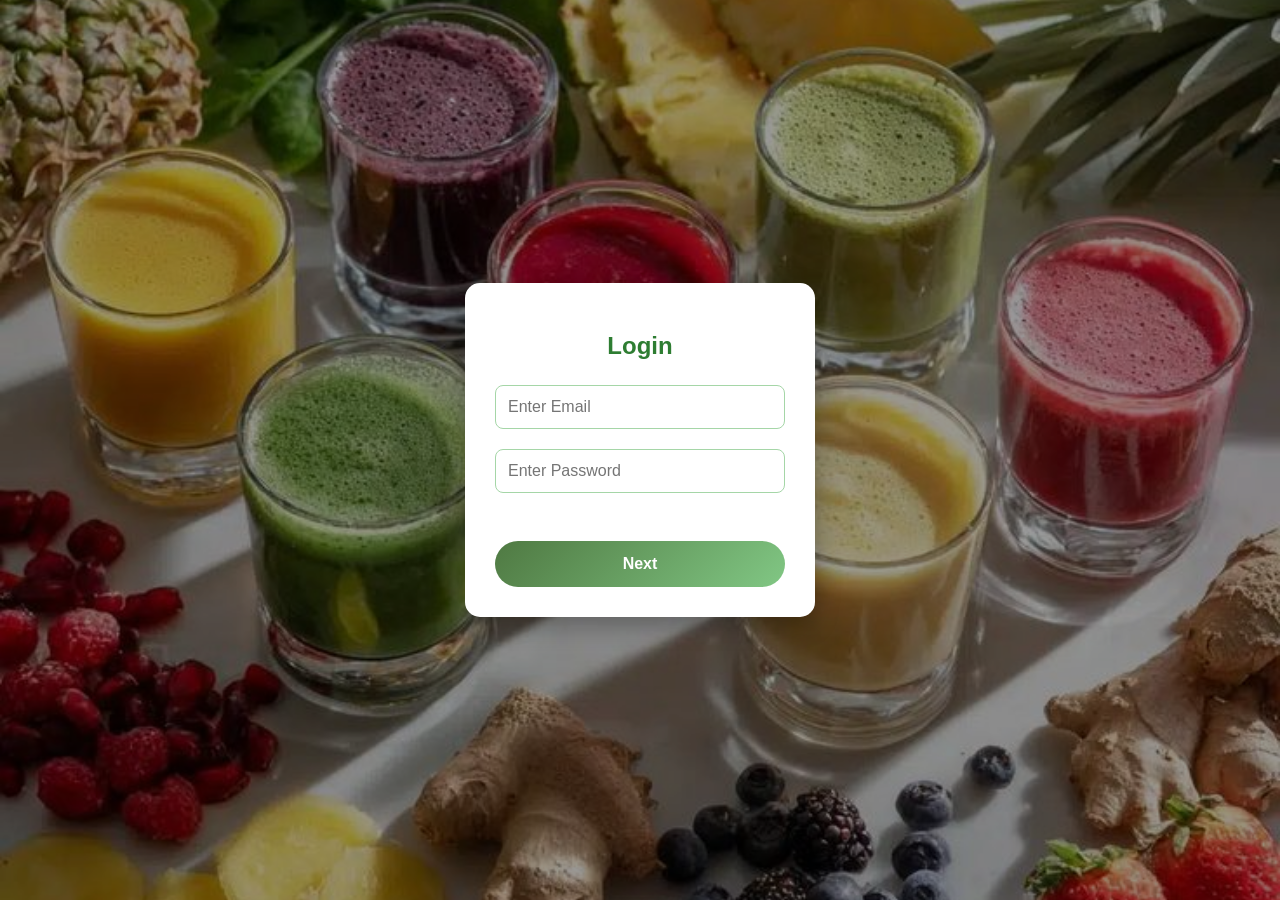
<file: login.html>
<!DOCTYPE html>
<html lang="en">
<head>
  <meta name="viewport" content="width=device-width, initial-scale=1.0">
  <title>Login</title>
  
  <style>
    * {
      box-sizing: border-box;
    }

    body {
      margin: 0;
      font-family: Arial, sans-serif;
      height: 100vh;
      display: flex;
      justify-content: center;
      align-items: center;
      position: relative;
      /* Ensure background covers the whole screen on mobile */
      background: url("login.jpg") no-repeat center center/cover;
      background-attachment: fixed;
    }

    body::before {
      content: "";
      position: absolute;
      width: 100%;
      height: 100%;
      background: rgba(0, 0, 0, 0.4);
      z-index: 0;
    }

    .box {
      position: relative;
      z-index: 1;
      background: #ffffff;
      padding: 30px;
      border-radius: 15px;
      box-shadow: 0 8px 25px rgba(0,0,0,0.3);
      
      /* RESPONSIVE WIDTH: 90% of screen on mobile, max 350px on desktop */
      width: 90%;
      max-width: 350px;
      
      text-align: center;
    }

    h2 {
      color: #2e7d32;
      margin-bottom: 15px;
    }

    input {
      width: 100%;
      padding: 12px;
      margin: 10px 0;
      border-radius: 8px;
      border: 1px solid #a5d6a7;
      /* Font size 16px prevents iOS from auto-zooming on focus */
      font-size: 16px; 
    }

    input:focus {
      border-color: #4f7942;
      box-shadow: 0 0 6px rgba(79,121,66,0.5);
      outline: none;
    }

    .btn {
      display: block;
      width: 100%;
      margin-top: 15px;
      padding: 14px;
      background: linear-gradient(135deg, #4f7942, #81c784);
      color: white;
      text-decoration: none;
      border-radius: 25px;
      font-size: 16px;
      font-weight: bold;
      cursor: pointer;
      transition: 0.3s;
      border: none;
    }

    /* Remove hover scale on mobile to avoid "sticky" touch states */
    @media (min-width: 768px) {
      .btn:hover {
        transform: scale(1.03);
      }
    }

    .error {
      font-size: 13px;
      margin-top: 5px;
      min-height: 18px;
      font-weight: 500;
    }

  </style>
</head>

<body>

<div class="box">
  <h2>Login</h2>

  <input type="email" id="email" placeholder="Enter Email">
  <input type="password" id="password" placeholder="Enter Password">

  <div id="error" class="error"></div>

  <a href="register.html" class="btn" onclick="return validate(event)">Next</a>
</div>

<script>
function validate(event) {
  let email = document.getElementById("email").value.trim();
  let password = document.getElementById("password").value;
  let error = document.getElementById("error");

  // Regex: 8+ chars, Uppercase, Lowercase, Number, Special Char
  let pattern = /^(?=.*[a-z])(?=.*[A-Z])(?=.*\d)(?=.*[@$!%*?&]).{8,}$/;

  if (email === "" || password === "") {
    error.style.color = "red";
    error.innerText = "All fields are required!";
    event.preventDefault();
    return false;
  }

  if (!/^\S+@\S+\.\S+$/.test(email)) {
    error.style.color = "red";
    error.innerText = "Please enter a valid email!";
    event.preventDefault();
    return false;
  }<!DOCTYPE html>
<html lang="en">
<head>
    <meta charset="UTF-8">
    <meta name="viewport" content="width=device-width, initial-scale=1.0">
    <title>Login - The Juice Theory</title>
    <style>
        @import url('https://fonts.googleapis.com/css2?family=Poppins:wght@400;600&display=swap');

        body, html {
            margin: 0;
            padding: 0;
            height: 100%;
            font-family: 'Poppins', sans-serif;
        }

        /* Responsive Background */
        .bg-container {
            background-image: linear-gradient(rgba(0,0,0,0.4), rgba(0,0,0,0.4)), url('your-juice-image.jpg');
            background-size: cover;
            background-position: center;
            background-attachment: fixed;
            height: 100vh;
            display: flex;
            align-items: center;
            justify-content: center;
        }

        /* Responsive Login Card */
        .login-card {
            background: white;
            padding: 40px 30px;
            border-radius: 15px;
            box-shadow: 0 10px 25px rgba(0,0,0,0.2);
            text-align: center;
            /* Mobile First Width */
            width: 85%; 
            max-width: 350px; 
        }

        h2 {
            color: #2d5a27;
            margin-bottom: 25px;
            font-size: 24px;
        }

        input {
            width: 100%;
            padding: 12px;
            margin-bottom: 15px;
            border: 1px solid #ccc;
            border-radius: 5px;
            box-sizing: border-box; /* Prevents input from sticking out */
            font-size: 16px; /* Prevents iOS auto-zoom on focus */
        }

        button {
            width: 100%;
            padding: 12px;
            background-color: #7cb374;
            color: white;
            border: none;
            border-radius: 25px;
            font-weight: 600;
            font-size: 16px;
            cursor: pointer;
            transition: 0.3s;
        }

        button:hover {
            background-color: #507d2a;
        }

        /* Adjustments for very small screens */
        @media (max-width: 320px) {
            .login-card {
                padding: 20px;
            }
        }
    </style>
</head>
<body>

<div class="bg-container">
    <div class="login-card">
        <h2>Login</h2>
        <form>
            <input type="email" placeholder="Enter Email" required>
            <input type="password" placeholder="Enter Password" required>
            <button type="submit">Next</button>
        </form>
    </div>
</div>

</body>
</html>

  if (!pattern.test(password)) {
    error.style.color = "red";
    error.innerText = "Weak password! Need 8+ chars, upper, lower, & symbol.";
    event.preventDefault();
    return false;
  }

  error.style.color = "green";
  error.innerText = "Login Successful!";
  // In a real app, you'd let the event proceed or redirect via JS
  return true; 
}
</script>

</body>
</html>
</file>
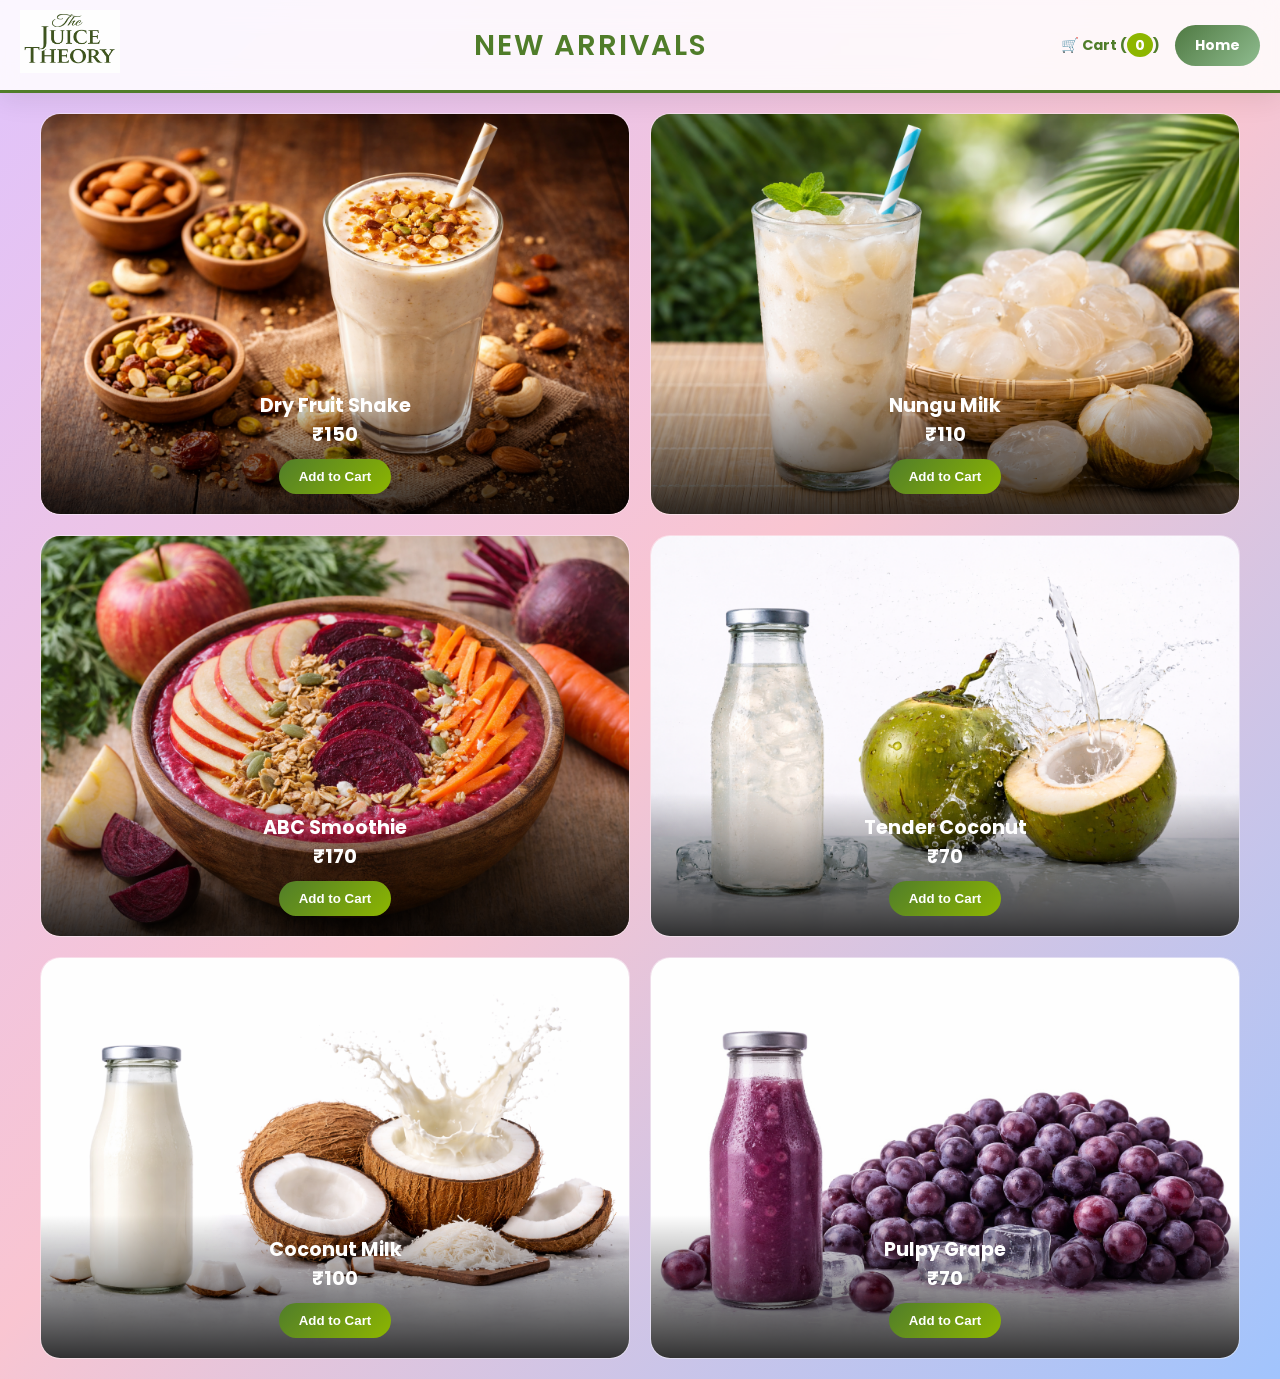
<file: newarrivals.html>
<!DOCTYPE html>
<html lang="en">
<head>
  <title>New Arrivals - The Juice Theory</title>
  <meta name="viewport" content="width=device-width, initial-scale=1.0">
  <link href="https://fonts.googleapis.com/css2?family=Poppins:wght@300;400;600&display=swap" rel="stylesheet">
  <style>
    body {
      margin: 0;
      font-family: 'Poppins', sans-serif;
      background: linear-gradient(135deg, #e0c3fc, #f9c5d1, #a1c4fd);
      min-height: 100vh;
      color: black;
    }

    /* 🔝 RESPONSIVE HEADER */
    #top {
      position: sticky;
      top: 0;
      z-index: 1000;
      display: flex;
      align-items: center;
      justify-content: space-between;
      padding: 10px 20px; /* Reduced side padding for mobile */
      background: rgba(255, 255, 255, 0.85);
      backdrop-filter: blur(14px);
      border-bottom: 3px solid #507d2a;
      box-shadow: 0 8px 25px rgba(0,0,0,0.08);
      flex-wrap: wrap; /* Allows items to wrap if screen is very narrow */
    }

    .header-left img { width: 100px; }

    .header-center h2 {
      margin: 0;
      font-size: 1.8rem;
      color: #507d2a;
      letter-spacing: 2px;
      text-transform: uppercase;
      font-weight: 600;
    }

    .header-right {
      display: flex;
      align-items: center;
      gap: 15px;
    }

    .cart-link {
      text-decoration: none;
      color: #507d2a;
      font-weight: bold;
      font-size: 0.9rem;
      white-space: nowrap;
    }

    #cart-count {
      background: #8db600;
      color: white;
      padding: 2px 8px;
      border-radius: 50%;
    }

    .home-btn {
      display: inline-block;
      text-decoration: none;
      padding: 10px 20px;
      background: linear-gradient(135deg, #4f7942, #8fbc8f);
      border-radius: 25px;
      color: white;
      font-size: 14px;
      font-weight: bold;
      transition: 0.3s;
      white-space: nowrap;
    }

    /* 📱 GRID SYSTEM */
    .container {
      display: grid;
      grid-template-columns: repeat(2, 1fr); /* 2 columns for desktop */
      gap: 20px;
      padding: 20px;
      max-width: 1200px;
      margin: 0 auto;
    }

    .card {
      position: relative;
      border-radius: 20px;
      overflow: hidden;
      background: rgba(255,255,255,0.15);
      backdrop-filter: blur(10px);
      border: 1px solid rgba(255,255,255,0.3);
      transition: 0.4s ease;
    }

    .card:hover { transform: translateY(-10px); }

    .card img {
      width: 100%;
      height: 400px;
      object-fit: cover;
      display: block;
    }

    .overlay {
      position: absolute;
      bottom: 0;
      width: 100%;
      padding: 20px;
      text-align: center;
      background: linear-gradient(to top, rgba(0,0,0,0.8), transparent);
      box-sizing: border-box;
    }

    .overlay h3 { margin: 0 0 10px; color: white; font-size: 1.2rem; }

    .add-btn {
      background: linear-gradient(135deg, #507d2a, #8db600);
      color: white;
      border: none;
      padding: 10px 20px;
      border-radius: 20px;
      cursor: pointer;
      font-weight: bold;
    }

    /* --- 📲 MEDIA QUERIES --- */

    /* For Mobile Phones */
    @media (max-width: 768px) {
      #top {
        padding: 10px;
        justify-content: center; /* Center items on small screens */
        gap: 10px;
      }

      .header-center { order: -1; width: 100%; text-align: center; } /* Title on top */
      
      .container {
        grid-template-columns: 1fr; /* Switch to 1 column */
        padding: 15px;
      }

      .card img {
        height: 300px; /* Shorter images for mobile */
      }
      
      .header-right {
        width: 100%;
        justify-content: space-around;
      }
    }

    /* For Tiny Screens */
    @media (max-width: 400px) {
      .header-center h2 { font-size: 1.4rem; }
      .home-btn { padding: 8px 12px; font-size: 12px; }
    }
  </style>
</head>
<body>

<div id="top">
  <div class="header-left">
    <img src="logo1.png" alt="Logo">
  </div>

  <div class="header-center">
    <h2>New Arrivals</h2>
  </div>

  <div class="header-right">
    <a href="checkout.html" class="cart-link">🛒 Cart (<span id="cart-count">0</span>)</a>
    <a href="index.html" class="home-btn">Home</a>
  </div>
</div>

<div class="container">
<div class="card">
    <img src="dry2.img.png" alt="Dry Fruit Shake">
    <div class="overlay">
      <h3>Dry Fruit Shake<br><span>₹150</span></h3>
      <button class="add-btn" onclick="addToCart('Dry Fruit Shake', 150)">Add to Cart</button>
    </div>
  </div>
  <div class="card">
    <img src="nungu.png" alt="Nungu Milk">
    <div class="overlay">
      <h3>Nungu Milk<br><span>₹110</span></h3>
      <button class="add-btn" onclick="addToCart('Nungu Milk', 110)">Add to Cart</button>
    </div>
  </div>

  <div class="card">
    <img src="ABC.png" alt="ABC Smoothie">
    <div class="overlay">
      <h3>ABC Smoothie<br><span>₹170</span></h3>
      <button class="add-btn" onclick="addToCart('ABC Smoothie', 170)">Add to Cart</button>
    </div>
  </div>

  <div class="card">
    <img src="coconut.png" alt="Tender Coconut">
    <div class="overlay">
      <h3>Tender Coconut<br><span>₹70</span></h3>
      <button class="add-btn" onclick="addToCart('Tender Coconut', 70)">Add to Cart</button>
    </div>
  </div>

  

  <div class="card">
    <img src="milk.png" alt="Coconut Milk">
    <div class="overlay">
      <h3>Coconut Milk<br><span>₹100</span></h3>
      <button class="add-btn" onclick="addToCart('Coconut Milk', 100)">Add to Cart</button>
    </div>
  </div>

  <div class="card">
    <img src="grape.png" alt="Pulpy Grape">
    <div class="overlay">
      <h3>Pulpy Grape<br><span>₹70</span></h3>
      <button class="add-btn" onclick="addToCart('Pulpy Grape', 70)">Add to Cart</button>
    </div>
  </div>
</div>

<script>
    function addToCart(name, price) {
        let cart = JSON.parse(localStorage.getItem('juiceCart')) || [];
        const existingItem = cart.find(item => item.name === name);
        if (existingItem) {
            existingItem.quantity += 1;
        } else {
            cart.push({ name: name, price: price, quantity: 1 });
        }
        localStorage.setItem('juiceCart', JSON.stringify(cart));
        updateCartCount();
        alert(name + " added to your cart!");
    }

    function updateCartCount() {
        let cart = JSON.parse(localStorage.getItem('juiceCart')) || [];
        const totalItems = cart.reduce((sum, item) => sum + item.quantity, 0);
        const countElement = document.getElementById('cart-count');
        if(countElement) countElement.innerText = totalItems;
    }
    updateCartCount();
</script>

</body>
</html>
</file>
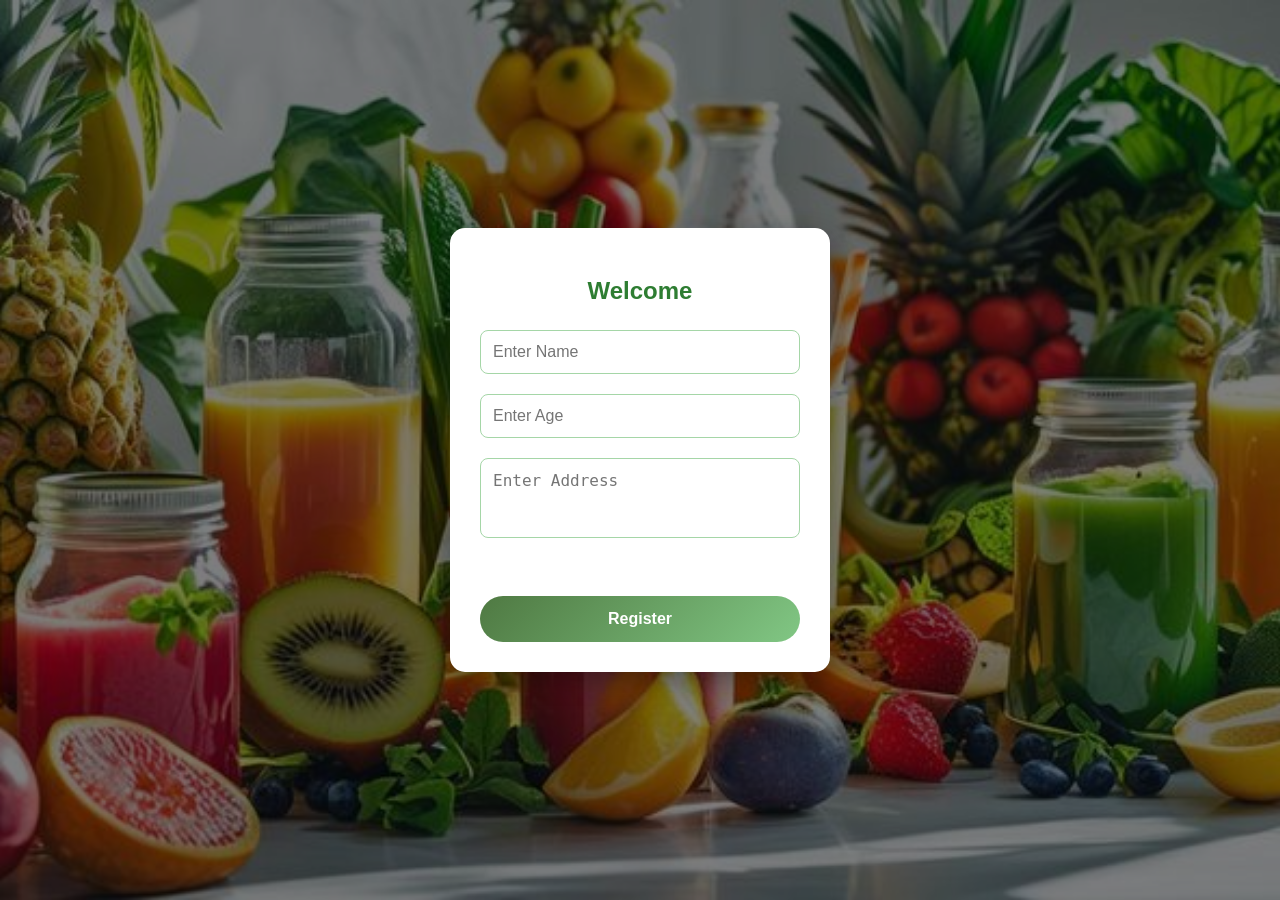
<file: register.html>
<!DOCTYPE html>
<html>
<head>
  <title>Register - The Juice Theory</title>
  <meta name="viewport" content="width=device-width, initial-scale=1.0">
  <style>
    * {
      box-sizing: border-box;
    }

    body {
      margin: 0;
      font-family: 'Poppins', Arial, sans-serif;
      height: 100vh;
      display: flex;
      justify-content: center;
      align-items: center;
      position: relative;
      /* Background covers the whole screen */
      background: url("register.jpg") no-repeat center center/cover;
      padding: 20px; /* Prevents box from touching edges on tiny screens */
    }

    body::before {
      content: "";
      position: absolute;
      top: 0;
      left: 0;
      width: 100%;
      height: 100%;
      background: rgba(0, 0, 0, 0.5); /* Slightly darker for better contrast */
      z-index: 0;
    }

    .box {
      position: relative;
      z-index: 1;
      background: #ffffff;
      padding: 30px;
      border-radius: 15px;
      box-shadow: 0 8px 25px rgba(0,0,0,0.3);
      width: 100%; /* Responsive width */
      max-width: 380px; /* Limits size on desktop */
      text-align: center;
    }

    h2 {
      color: #2e7d32;
      margin-bottom: 15px;
      font-size: 24px;
    }

    input, textarea {
      width: 100%;
      padding: 12px;
      margin: 10px 0;
      border-radius: 8px;
      border: 1px solid #a5d6a7;
      outline: none;
      font-size: 16px; /* 16px prevents iOS zoom on focus */
    }

    textarea {
      resize: none;
      height: 80px;
    }

    input:focus, textarea:focus {
      border-color: #4f7942;
      box-shadow: 0 0 6px rgba(79,121,66,0.5);
    }

    button {
      width: 100%;
      padding: 14px;
      margin-top: 10px;
      background: linear-gradient(135deg, #4f7942, #81c784);
      color: white;
      border: none;
      border-radius: 25px;
      font-size: 16px;
      font-weight: bold;
      cursor: pointer;
      transition: 0.3s;
    }

    button:hover {
      transform: scale(1.02);
      background: linear-gradient(135deg, #3d5f33, #66bb6a);
      box-shadow: 0 8px 20px rgba(0,0,0,0.2);
    }

    .error {
      font-size: 13px;
      margin: 8px 0;
      min-height: 18px;
      font-weight: bold;
    }

    /* 📱 MOBILE RESPONSIVENESS */
    @media (max-width: 480px) {
      .box {
        padding: 20px;
      }
      h2 {
        font-size: 20px;
      }
      button {
        padding: 12px;
      }
    }
  </style>
</head>

<body>

<div class="box">
  <h2>Welcome</h2>

  <input type="text" id="name" placeholder="Enter Name">
  <input type="number" id="age" placeholder="Enter Age">
  <textarea id="address" placeholder="Enter Address"></textarea>

  <div id="error" class="error"></div>

  <button onclick="validate()">Register</button>
</div>

<script>
function validate() {
  let name = document.getElementById("name").value.trim();
  let age = document.getElementById("age").value;
  let address = document.getElementById("address").value.trim();
  let error = document.getElementById("error");

  if (name === "" || age === "" || address === "") {
    error.style.color = "red";
    error.innerText = "All fields are required!";
    return;
  }

  if (age < 18) {
    error.style.color = "red";
    error.innerText = "Age must be 18 or above!";
    return;
  }

  // ✅ SAVE NAME
  localStorage.setItem("username", name);

  error.style.color = "green";
  error.innerText = "Registration Successful!";

  setTimeout(() => {
    window.location.href = "index.html";
  }, 1000);
}
</script>

</body>
</html>
</file>
<file: juiceshop.css>
/* 🔥 GOOGLE FONT */
@import url('https://fonts.googleapis.com/css2?family=Montserrat:wght@400;600&display=swap');

/* 🌿 BODY BACKGROUND */
body {
  margin: 0;
  font-family: 'Montserrat', sans-serif;

  background: url("background.jpg") no-repeat center center;
  background-size: cover;
  min-height: 100vh;
}
.tagline {
  font-family: 'Poppins', sans-serif;
  font-size: 28px;
  font-weight: 500;
  color: #2e7d32; /* fresh green */
  text-align: center;
  margin-top: 20px;
  line-height: 1.5;
  letter-spacing: 1px;
}

.tagline span {
  color: #ff9800; /* highlight color */
  font-weight: 600;
}

/* 🔘 BUTTON */
button {
  padding: 12px 25px;
  background: linear-gradient(135deg, #4f7942, #8fbc8f);
  border: none;
  border-radius: 25px;
  color: white;
  font-size: 16px;
  font-weight: bold;
  cursor: pointer;
  transition: all 0.3s ease;
}

button:hover {
  transform: scale(1.08);
  background: linear-gradient(135deg, #3d5f33, #6fa46f);
  box-shadow: 0 8px 20px rgba(0,0,0,0.2);
}
.desktop-menu a {
  padding: 10px 17px;
  white-space: nowrap;   /* prevents breaking */
}
table {
  border-collapse: collapse;
  width: 100%;
  

  
  box-shadow: none;
}
/* 🔥 LOGO FIX */
th img {
  height: 80px !important;
  width: auto !important;

  background: transparent !important;
  border-radius: 0;
  mix-blend-mode: multiply;
}
/* 🌿 KEEP your existing styles + ADD these */
th a, th p {
  display: inline-block;
  
  /* KEEP your font settings */
  font-size: 20px;
  font-weight: 500;

  /* ADD animation */
  transition: 
    transform 0.25s cubic-bezier(0.25, 1.4, 0.4, 1),
    color 0.25s ease,
    text-shadow 0.25s ease;
}

/* ✨ hover */
th a:hover, th p:hover {
  color: #4f7942 !important;
  transform: translateY(-4px) scale(1.06);
  text-shadow: 0 4px 10px rgba(79,121,66,0.35);
}

/* 🔥 NAV LINKS */
th a, th p {
  text-decoration: none;
  color: black !important;   /* ✅ default black */
  font-size: 20px;
  font-weight: 600;
  transition: all 0.3s ease;
}

/* 🌿 hover effect */
th a:hover, th p:hover {
  color: #4f7942 !important;   /* sap green */
  transform: scale(1.08);
}
#welcomeText {
  font-size: 22px;
  font-weight: 600;
  letter-spacing: 0.8px;

  color: black;                     /* ✅ default black text */
  border: 1.5px solid #4f7942;      /* 🌿 thin sap green border */
  padding: 6px 12px;
  border-radius: 8px;

  transition: all 0.3s ease;
}

/* 🔥 GRID */
.grid {
  display: grid;
  grid-template-columns: 1fr 1fr;
  gap: 20px;
  padding: 20px;
}

/* 🧾 CARD */
.card {
  overflow: hidden;
  border-radius: 12px;
}

/* 🖼 IMAGE */
.card img {
  width: 100%;
  height: 320px;
  object-fit: cover;
  transition: 0.4s;
}

/* ✨ HOVER EFFECT */
.card:hover img {
  transform: scale(1.05);
}

/* 🌟 FULL IMAGE */
.full {
  margin: 20px;
  border-radius: 15px; /* Matches the grid card radius */
  overflow: hidden;
  box-shadow: 0 4px 8px rgba(0,0,0,0.1); /* Optional: adds depth like a card */
  cursor: pointer;
}

.full img {
  width: 100%;
  height: auto; /* Keeps the banner aspect ratio */
  display: block;
  object-fit: cover;
  transition: transform 0.3s ease; /* Matches the grid hover effect */
}

/* Adds the same zoom effect you have on the grid cards */
.full:hover img {
  transform: scale(1.02); 
}

.full img {
  width: 100%;
  height: 400px;
  object-fit: cover;
}

/* 📱 MOBILE */
@media (max-width: 768px) {
  .grid {
    grid-template-columns: 1fr;
  }

  .card img {
    height: 220px;
  }

  .full img {
    height: 250px;
  }
}
.category-grid {
  display: grid;
  /* Two equal columns */
  grid-template-columns: 1fr 1fr; 
  /* Sets the height to fill the screen */
  height: 100vh; 
  gap: 10px;
  padding: 10px;
  box-sizing: border-box;
}

.card {
  width: 100%;
  height: 100%;
  overflow: hidden;
  border-radius: 12px;
}

.card img {
  width: 100%;
  height: 100%;
  /* Ensures the image fills the box without distortion */
  object-fit: cover; 
  display: block;
}

/* This makes Image 1 span the left side entirely */
.tall {
  grid-row: span 2;
}

/* Responsive: Stacks them vertically on small screens */
@media (max-width: 768px) {
  .category-grid {
    grid-template-columns: 1fr;
    height: auto;
  }
  .tall {
    grid-row: span 1;
    height: 300px;
  }
}
/* ✨ hover effect */
#welcomeText:hover {
  color: #4f7942;                  /* 🌿 sap green text */
  border-color: #4f7942;

  transform: scale(1.05);
  box-shadow: 0 4px 10px rgba(79,121,66,0.2);
}
th a {
  text-decoration: none !important;
}

/* CLEAN TABLE */
table {
  border: 3px solid #4f7942;   /* 🌿 sap green border */
  border-radius: 12px;         /* smooth corners */
  overflow: hidden;            /* keeps border clean */
}

  .slider {
  position: relative;
  width: 45%;
  height: 65vh;
  margin: 40px auto;
  overflow: hidden;
  border-radius: 15px;

  /* ❌ no border */
  border: none;

  /* 🌿 premium soft glow */
  box-shadow: 
    0 10px 30px rgba(0,0,0,0.25),        /* depth */
    0 0 25px rgba(79,121,66,0.25);       /* sap green glow */

  transition: all 0.4s ease;
}

/* ✨ hover highlight effect */
.slider:hover {
  transform: scale(1.02);

  box-shadow: 
    0 15px 40px rgba(0,0,0,0.3),
    0 0 35px rgba(79,121,66,0.45);   /* stronger glow */
}

    .slides {
      display: flex;
      width: 600%;
      height: 100%;
      transition: transform 0.5s ease-in-out;

    }

   .slide {
  width: 100%;
  height: 100%;
  flex-shrink: 0;
  position: relative;
  overflow: hidden;
}
.slide img {
  width: auto !important;
  height: 100% !important;
  object-fit: cover !important;
  object-position: 100% center !important;
}


    /*			TEXT ABOVE IMAGE */
    .text {
      position: absolute;
      top: 50%;
      left: 5%;
      transform: translateY(-50%);
      color: white;
      max-width: 50%;
      background: rgba(0,0,0,0.6);
      padding: 15px;
      border-radius: 8px;
      z-index: 2;
    }

    .text h1 {
      font-size: 20px;
      margin: 0;
      line-height: 1.4;
    }

    input {
      display: none;
    }

    #s1:checked ~ .slides { transform: translateX(0%); }
    #s2:checked ~ .slides { transform: translateX(-100%); }
    #s3:checked ~ .slides { transform: translateX(-200%); }
    #s4:checked ~ .slides { transform: translateX(-300%); }
    #s5:checked ~ .slides { transform: translateX(-400%); }
    #s6:checked ~ .slides { transform: translateX(-500%); }

    .arrow {
      position: absolute;
      top: 50%;
      transform: translateY(-50%);
      font-size: 25px;
      background: rgba(255,255,255,0.7);
      padding: 10px;
      cursor: pointer;
      border-radius: 50%;
      z-index: 3;
    }

    .left { left: 10px; }
    .right { right: 10px; }

    .nav { display: none; }

    #s1:checked ~ .nav1 { display: block; }
    #s2:checked ~ .nav2 { display: block; }
    #s3:checked ~ .nav3 { display: block; }
    #s4:checked ~ .nav4 { display: block; }
    #s5:checked ~ .nav5 { display: block; }
    #s6:checked ~ .nav6 { display: block; } change the css alone 
/* FOOTER MAIN */
.footer {
  background: #232f3e;
  color: black;
  padding-top: 40px;
  margin-top: 50px;
}

/* GRID */
.footer-container {
  display: grid;
  grid-template-columns: repeat(4, 1fr);
  gap: 30px;
  padding: 0 40px;
}

/* BOX */
.footer-box h3 {
  margin-bottom: 10px;
  font-size: 18px;
  color: black;
}

.footer-box p {
  font-size: 14px;
  line-height: 1.6;
  color: black;
}

/* BOTTOM BAR */
.footer-bottom {
  text-align: center;
  padding: 15px;
  margin-top: 30px;
  background: #131a22;
  font-size: 14px;
color:white;
}
/* 🔥 HAMBURGER */
.menu-icon {
  font-size: 26px;
  cursor: pointer;
  display: none;
}

.nav-items {
  display: none;
  position: fixed;   /* 🔥 change from absolute → fixed */
  top: 70px;
  left: 0;
  width: 100%;
  background: black;
  text-align: center;
  padding: 20px 0;
  z-index: 999;
}

.nav-items.active {
  display: block;
}

/* 📱 MOBILE VIEW */
@media (max-width: 768px) {

  /* show hamburger */
  .menu-icon {
    display: block;
  }

  /* hide normal menu */
  .nav-items {
    display: none;
    position: absolute;
    top: 70px;
    left: 0;
    width: 100%;
    
    background: linear-gradient(to right, #FCEDF0, #FFB6C1);
    text-align: center;
    padding: 20px 0;
  }

  /* show when active */
  .nav-items.active {
    display: block;
  }

  /* menu links */
  .nav-items a {
    display: block;
    color: white;
    padding: 12px;
    font-size: 18px;
  }

  .nav-items a:hover {
    color: #4f7942;
  }
}
@media (max-width: 768px) {

  table, tr {
    display: flex;
    flex-direction: column;
    align-items: center;
  }

  th {
    display: block;
    padding: 8px;
  }

  th img {
    height: 60px !important;
    width: auto !important;
  }
table {
  border: none;   /* instead of 3px solid */
}
  th a, th p {
    font-size: 16px;
  }

  #welcomeText {
    font-size: 16px;
  }

  button {
    font-size: 14px;
    padding: 8px 15px;
  }
}


/* RESPONSIVE */
@media (max-width: 900px) {
  .footer-container {
    grid-template-columns: repeat(2, 1fr);
  }
}

@media (max-width: 500px) {
  .footer-container {
    grid-template-columns: 1fr;
    text-align: center;
  }
}
@media (max-width: 768px) {
  div[style] {
    margin-top: 20px !important;
  }
}
@media (max-width: 768px) {
  .text {
    display: none;   /* removes text on images if needed */
  }
}
.nav-items {
  display: none;
  position: fixed;
  top: 70px;
  left: 0;
  width: 100%;

  background: rgba(0, 0, 0, 0.85);   /* 🔥 clean dark overlay */
  backdrop-filter: blur(8px);

  text-align: center;
  padding: 20px 0;
  z-index: 999;
}

/* when menu is opened */
.nav-items.active {
  display: flex;
  flex-direction: column;
  align-items: center;
}

/* links */
.nav-items a {
  display: block;
  color: white;
  padding: 12px;
  font-size: 18px;
  text-decoration: none;
  transition: 0.3s ease;
}

.nav-items a:hover {
  color: #4f7942;
}
@media (max-width: 768px) {
  .slider {
    display: none !important;
  }
}
</file>
